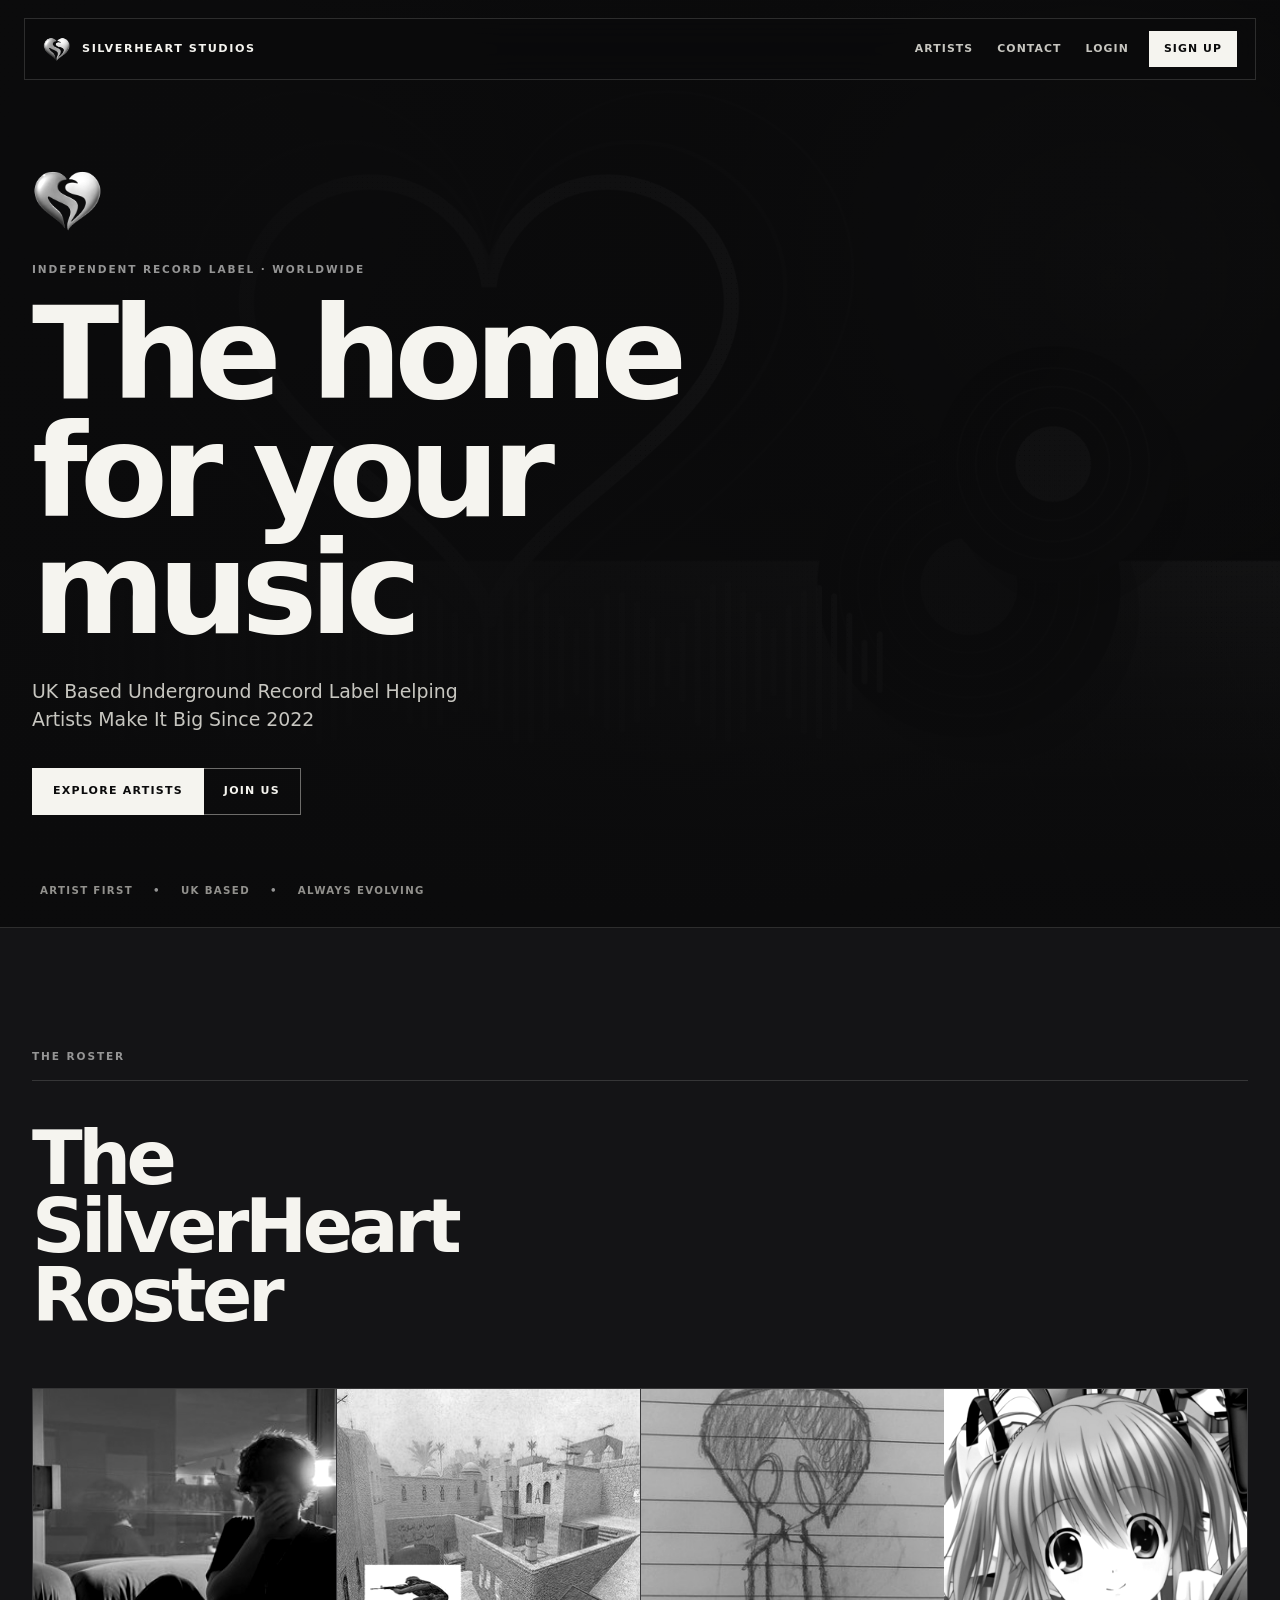
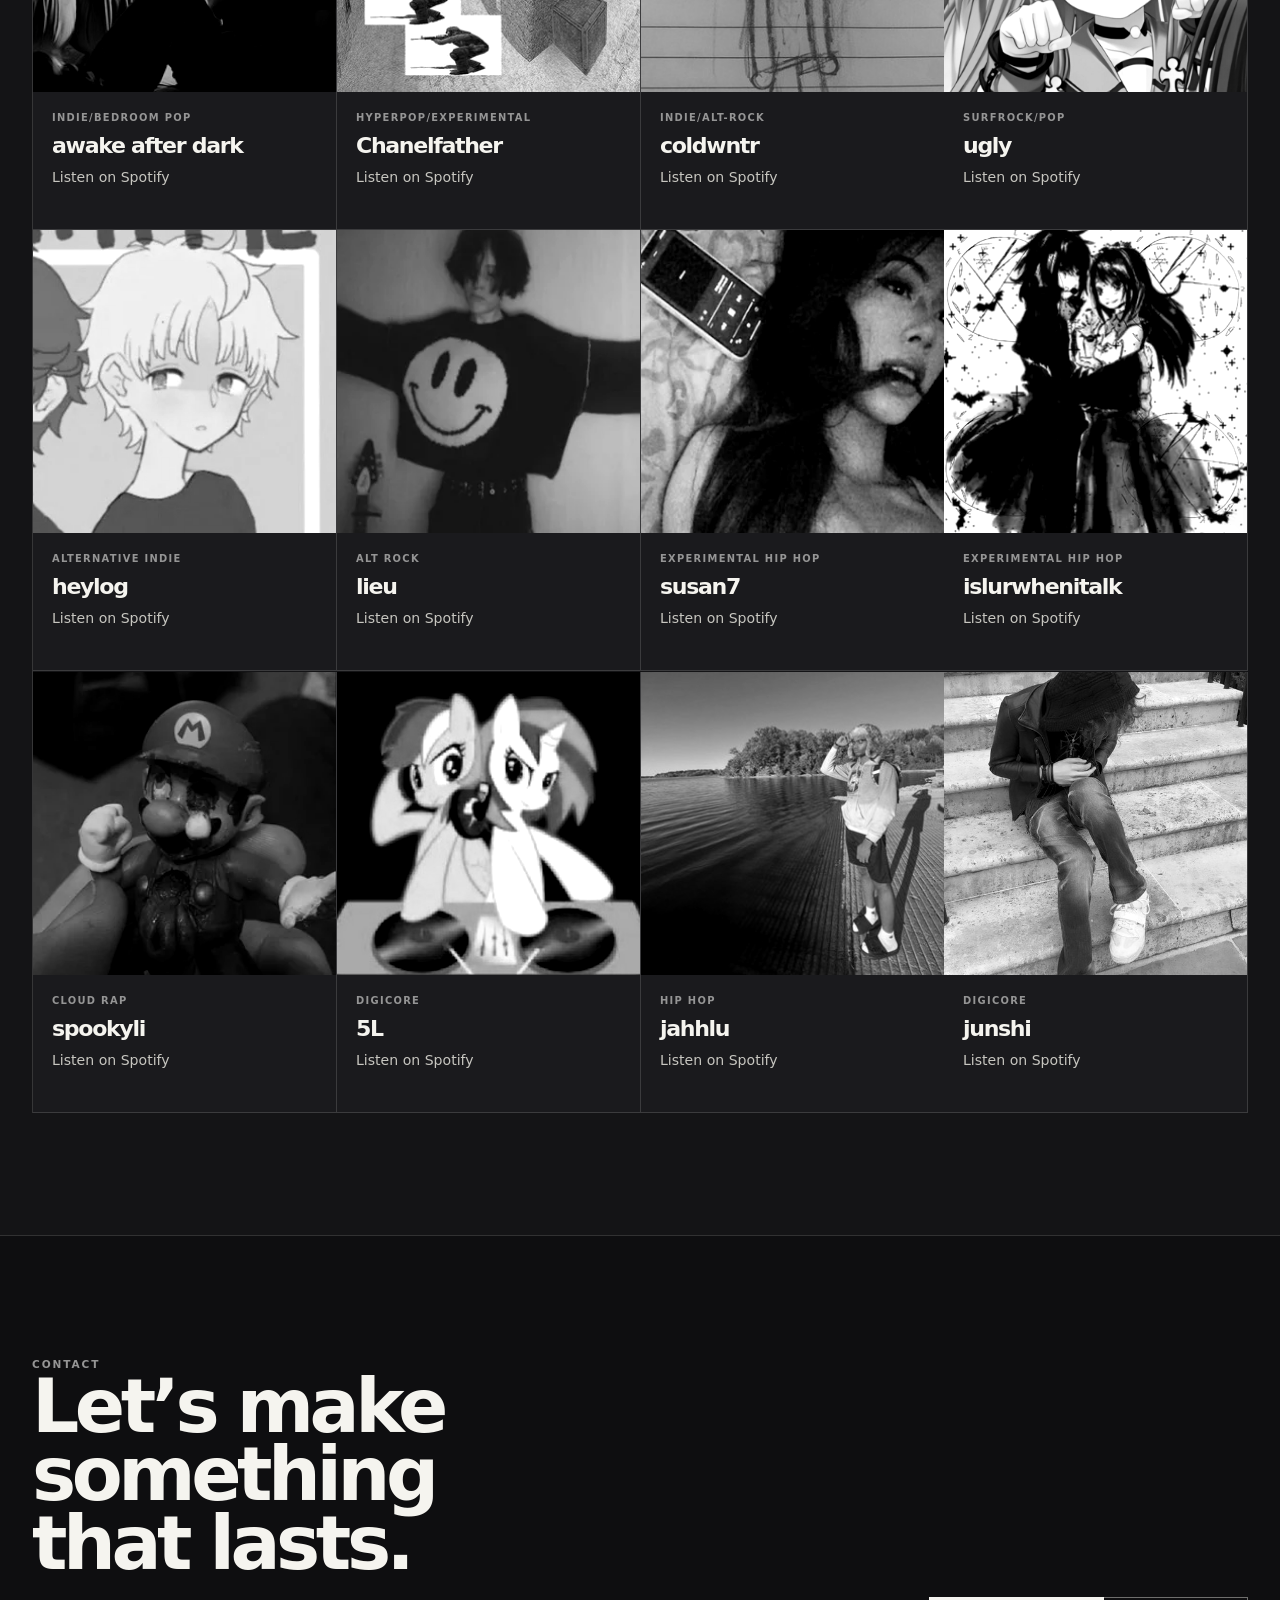
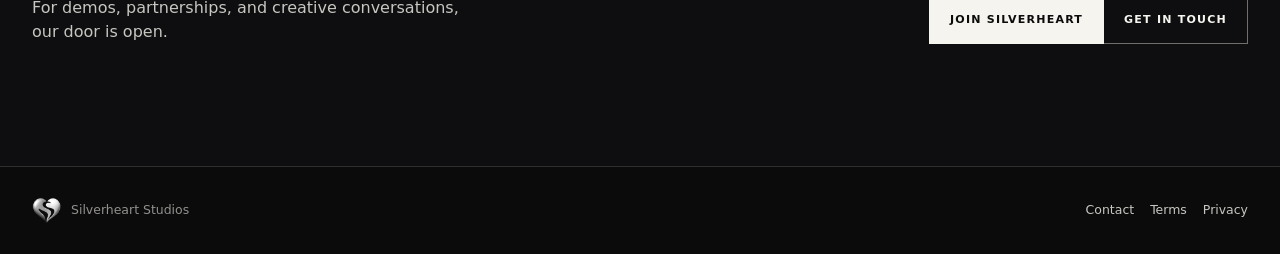
<file: index.html>
<!doctype html>
<html lang="en">
  <head>
    <meta charset="utf-8">
    <meta name="viewport" content="width=device-width, initial-scale=1">
    <title>Silverheart Studios | Home</title>
    <link rel="icon" type="image/x-icon" href="assets/favicon.ico">
    <meta name="description" content="Silverheart Studios is a UK Based record label helping artists around the world make their dreams possible since 2022.">
    <script>document.documentElement.classList.add("js");</script>
    <link rel="stylesheet" href="assets/styles.css">
  </head>
  
  <body>
    <a class="skip-link" href="#main">Skip to content</a>
    <header class="site-header">
      <nav class="nav-shell" aria-label="Primary navigation">
        <a class="brand" href="home/" aria-label="Silverheart Studios home">
          <img class="brand-logo" src="assets/silverheart-logo.png" alt="" aria-hidden="true">
          <span class="brand-name">Silverheart Studios</span>
        </a>
        <button class="nav-toggle" type="button" aria-expanded="false" aria-controls="primary-links">
          <span></span>
          <span></span>
          <span></span>
        </button>
        <div class="nav-links" id="primary-links">
          <a href="#artists">Artists</a>
          <a href="#contact">Contact</a>
          <a href="login/">Login</a>
          <a class="nav-cta" href="signup/">Sign up</a>
        </div>
      </nav>
    </header>

    <main id="main">
      <section class="hero-section">
        <img class="hero-art" src="assets/silverheart-hero.png" alt="Silverheart Studios stage artwork with records, neon heart, and studio lights.">
        <div class="hero-overlay"></div>
        <div class="hero-grid">
          <div class="hero-copy reveal">
            <img class="hero-logo" src="assets/silverheart-logo.png" alt="" aria-hidden="true">
            <p class="hero-kicker">Independent record label · Worldwide</p>
            <h1>The home for your music</h1>
            <p class="hero-lede">
              UK Based Underground Record Label Helping Artists Make It Big Since 2022
            </p>
            <div class="hero-actions">
              <a class="button button-primary" href="#artists">Explore artists</a>
              <a class="button button-secondary" href="signup/">Join us</a>
            </div>
          </div>

        </div>
        <div class="hero-footnote" aria-label="Silverheart Studios values">
          <span>Artist first</span><span>UK Based</span><span>Always evolving</span>
        </div>
      </section>

      <section class="section section-light" id="artists">
        <div class="section-heading reveal">
          <p class="eyebrow">The roster</p>
          <h2>The SilverHeart Roster</h2>
        </div>

        <div class="artist-grid">
          <article class="artist-card reveal">
            <a href="https://open.spotify.com/artist/5l85rSQWNRkpf0xGp185LJ" target="_blank" rel="noopener noreferrer" aria-label="Open awake after dark on Spotify">
              <img src="assets/ab676161000051743a62d0c73de3c72c5a79fbff.jpg" alt="Abstract album artwork for awake after dark.">
            </a>
            <div class="artist-card-body">
              <p class="artist-tag">Indie/Bedroom pop</p>
              <h3>awake after dark</h3>
              <p>Listen on Spotify</p>
            </div>
          </article>

          <article class="artist-card reveal">
            <a href="https://open.spotify.com/artist/7isOCtA0QGV4lrT9faXqBj" target="_blank" rel="noopener noreferrer" aria-label="Open Chanelfather on Spotify">
              <img src="assets/ab67616d00001e024887f6761f60275faf9b6055.jpg" alt="Abstract album artwork for Chanelfather.">
            </a>
            <div class="artist-card-body">
              <p class="artist-tag">Hyperpop/Experimental</p>
              <h3>Chanelfather</h3>
              <p>Listen on Spotify</p>
            </div>
          </article>

          <article class="artist-card reveal">
            <a href="https://open.spotify.com/artist/3bfiueqjDMFBD7sF1Gs4f4" target="_blank" rel="noopener noreferrer" aria-label="Open coldwntr on Spotify">
              <img src="assets/ab676161000051746b8347d748dd4ed4888c412d.jpg" alt="Abstract album artwork for coldwntr.">
            </a>
            <div class="artist-card-body">
              <p class="artist-tag">Indie/Alt-Rock</p>
              <h3>coldwntr</h3>
              <p>Listen on Spotify</p>
            </div>
          </article>

          <article class="artist-card reveal">
            <a href="https://open.spotify.com/artist/5InT7e1FzziwX2NqBl8jEb" target="_blank" rel="noopener noreferrer" aria-label="Open ugly on Spotify">
              <img src="assets/mn4dfdr.png" alt="Abstract album artwork for ugly.">
            </a>
            <div class="artist-card-body">
              <p class="artist-tag">Surfrock/Pop</p>
              <h3>ugly</h3>
              <p>Listen on Spotify</p>
            </div>
          </article>

          <article class="artist-card reveal">
            <a href="https://open.spotify.com/artist/5Jf6pl4SGgueZHZ4pC313c?si=936ba4ca84784b85" target="_blank" rel="noopener noreferrer" aria-label="Open heylog on Spotify">
              <img src="assets/heylog.webp" alt="Silverheart Studios logo for heylog.">
            </a>
            <div class="artist-card-body">
              <p class="artist-tag">Alternative Indie</p>
              <h3>heylog</h3>
              <p>Listen on Spotify</p>
            </div>
          </article>

          <article class="artist-card reveal">
            <a href="https://open.spotify.com/artist/0MliYj4eUtEoxXU56zBOqx?si=78b96ad4b1764214" target="_blank" rel="noopener noreferrer" aria-label="Open lieu on Spotify">
              <img src="assets/lieu.webp" alt="Silverheart Studios logo for lieu.">
            </a>
            <div class="artist-card-body">
              <p class="artist-tag">Alt Rock</p>
              <h3>lieu</h3>
              <p>Listen on Spotify</p>
            </div>
          </article>

          <article class="artist-card reveal">
            <a href="https://open.spotify.com/artist/2zBDIJHqsphHJPht3HQfhA?si=0eed4e1b58e84c0d" target="_blank" rel="noopener noreferrer" aria-label="Open susan7 on Spotify">
              <img src="assets/susan.webp" alt="Silverheart Studios logo for susan7.">
            </a>
            <div class="artist-card-body">
              <p class="artist-tag">Experimental Hip Hop</p>
              <h3>susan7</h3>
              <p>Listen on Spotify</p>
            </div>
          </article>

          <article class="artist-card reveal">
            <a href="https://open.spotify.com/artist/1IhtClz2iM8V7VImTNM6E0?si=5f4c0fc8d4cc40e6" target="_blank" rel="noopener noreferrer" aria-label="Open islurwhenitalk on Spotify">
              <img src="assets/slur.webp" alt="Silverheart Studios logo for islurwhenitalk.">
            </a>
            <div class="artist-card-body">
              <p class="artist-tag">Experimental Hip Hop</p>
              <h3>islurwhenitalk</h3>
              <p>Listen on Spotify</p>
            </div>
          </article>

          <article class="artist-card reveal">
            <a href="https://open.spotify.com/artist/5UHdcGC1EW1P8ekFow7Kaz?si=7ab2a0a0972f40e7" target="_blank" rel="noopener noreferrer" aria-label="Open spookyli on Spotify">
              <img src="assets/spookyli.webp" alt="Silverheart Studios logo for spookyli.">
            </a>
            <div class="artist-card-body">
              <p class="artist-tag">Cloud Rap</p>
              <h3>spookyli</h3>
              <p>Listen on Spotify</p>
            </div>
          </article>

          <article class="artist-card reveal">
            <a href="https://open.spotify.com/artist/6BjL5fEswNzVzwx9wddLxi?si=983c26fe588047f8" target="_blank" rel="noopener noreferrer" aria-label="Open 5L on Spotify">
              <img src="assets/5l.jpg" alt="Silverheart Studios logo for 5L.">
            </a>
            <div class="artist-card-body">
              <p class="artist-tag">Digicore</p>
              <h3>5L</h3>
              <p>Listen on Spotify</p>
            </div>
          </article>

          <article class="artist-card reveal">
            <a href="https://open.spotify.com/artist/1tJMWhiAkVXu3t60d1uIxU?si=05688f6ddddb4033" target="_blank" rel="noopener noreferrer" aria-label="Open jahhlu on Spotify">
              <img src="assets/jahhlu.jpg" alt="Silverheart Studios logo for jahhlu.">
            </a>
            <div class="artist-card-body">
              <p class="artist-tag">Hip Hop</p>
              <h3>jahhlu</h3>
              <p>Listen on Spotify</p>
            </div>
          </article>

          <article class="artist-card reveal">
            <a href="https://open.spotify.com/artist/3aydUXc6rz0kbPzdtTNhEp?si=48e96c07c89d4f80" target="_blank" rel="noopener noreferrer" aria-label="Open junshi on Spotify">
              <img src="assets/junshi.jpg" alt="Silverheart Studios logo for junshi.">
            </a>
            <div class="artist-card-body">
              <p class="artist-tag">Digicore</p>
              <h3>junshi</h3>
              <p>Listen on Spotify</p>
            </div>
          </article>
        </div>
      </section>

      <section class="section section-light contact-band" id="contact">
        <div class="contact-copy reveal">
          <p class="eyebrow">Contact</p>
          <h2>Let’s make something that lasts.</h2>
          <p>For demos, partnerships, and creative conversations, our door is open.</p>
        </div>
        <div class="contact-actions reveal">
          <a class="button button-primary" href="signup/">Join Silverheart</a>
          <a class="button button-dark" href="mailto:contact@silverheart.cc">Get in touch</a>
        </div>
      </section>
    </main>

    <footer class="site-footer">
      <div class="footer-brand">
        <img class="footer-logo" src="assets/silverheart-logo.png" alt="" aria-hidden="true">
        <p>Silverheart Studios</p>
      </div>
      <div class="footer-links">
        <a href="mailto:contact@silverheart.cc">Contact</a>
        <a href="terms/">Terms</a>
        <a href="privacy/">Privacy</a>
      </div>
    </footer>

    <script src="assets/app.js"></script>
  </body>
</html>
</file>
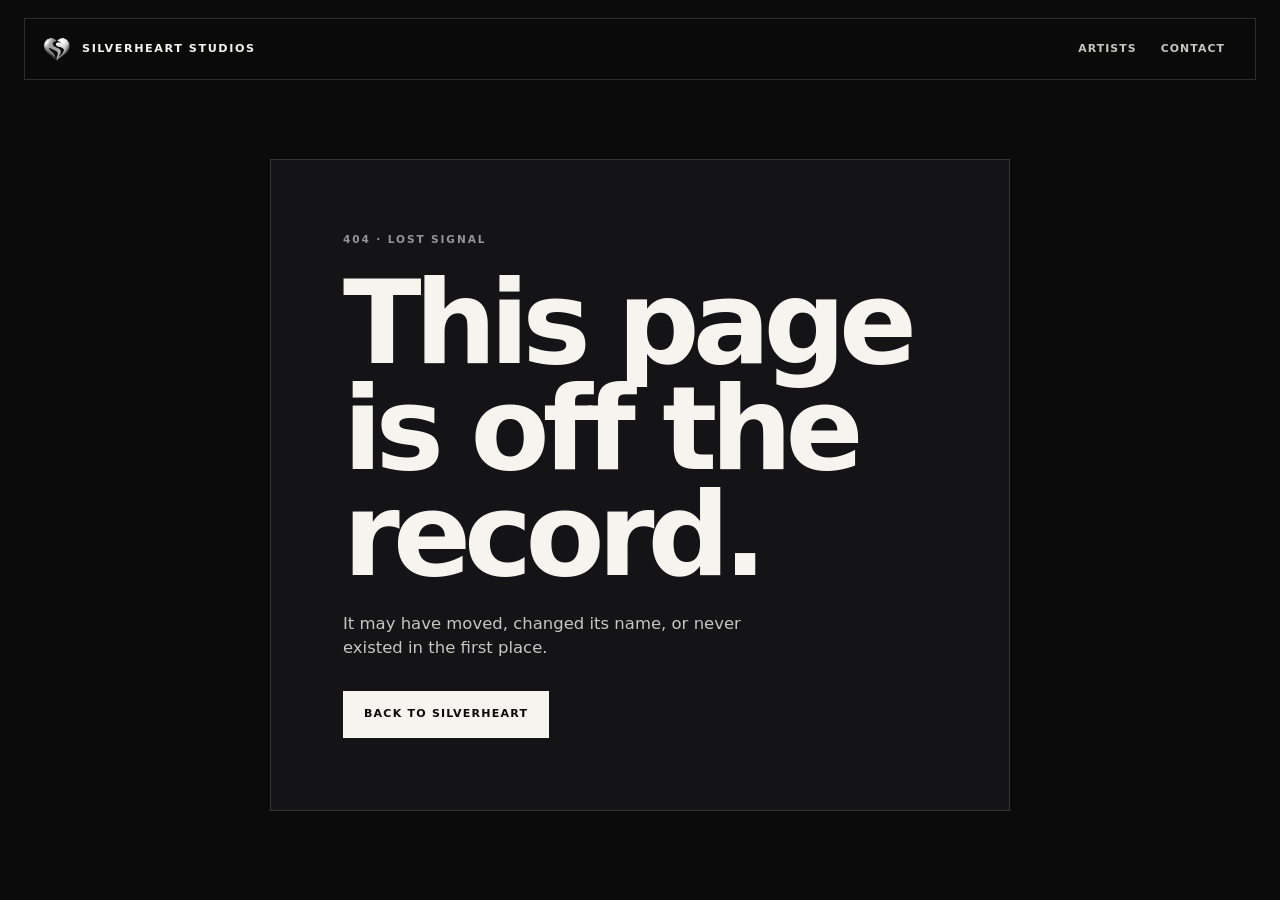
<file: 404/index.html>
<!doctype html>
<html lang="en">
<head>
  <meta charset="utf-8">
  <meta name="viewport" content="width=device-width, initial-scale=1">
  <title>Page Not Found | Silverheart Studios</title>
  <meta name="description" content="The requested Silverheart Studios page could not be found.">
  <meta name="robots" content="noindex">
  <meta property="og:type" content="website">
  <meta property="og:site_name" content="Silverheart Studios">
  <meta property="og:title" content="Page Not Found | Silverheart Studios">
  <meta property="og:description" content="The requested Silverheart Studios page could not be found.">
  <meta property="og:image" content="https://silverheart.cc/assets/silverheart-hero.png">
  <meta property="og:image:alt" content="Silverheart Studios visual artwork">
  <meta name="twitter:card" content="summary_large_image">
  <meta name="twitter:title" content="Page Not Found | Silverheart Studios">
  <meta name="twitter:description" content="The requested Silverheart Studios page could not be found.">
  <meta name="twitter:image" content="https://silverheart.cc/assets/silverheart-hero.png">
  <link rel="icon" type="image/x-icon" href="../assets/favicon.ico">
  <script>document.documentElement.classList.add("js");</script>
  <link rel="stylesheet" href="../assets/styles.css">
</head>
<body class="not-found-page">
  <a class="skip-link" href="#main">Skip to content</a>
  <header class="site-header">
    <nav class="nav-shell" aria-label="Primary navigation">
      <a class="brand" href="../home/" aria-label="Silverheart Studios home">
        <img class="brand-logo" src="../assets/silverheart-logo.png" alt="" aria-hidden="true">
        <span class="brand-name">Silverheart Studios</span>
      </a>
      <div class="nav-links legal-nav"><a href="../home/#artists">Artists</a><a href="../home/#contact">Contact</a></div>
    </nav>
  </header>
  <main id="main" class="not-found-shell">
    <section class="not-found-card reveal" aria-labelledby="not-found-title">
      <p class="eyebrow">404 · Lost signal</p>
      <h1 id="not-found-title">This page is off the record.</h1>
      <p>It may have moved, changed its name, or never existed in the first place.</p>
      <a class="button button-primary" href="../home/">Back to Silverheart</a>
    </section>
  </main>
  <script src="../assets/app.js"></script>
</body>
</html>
</file>
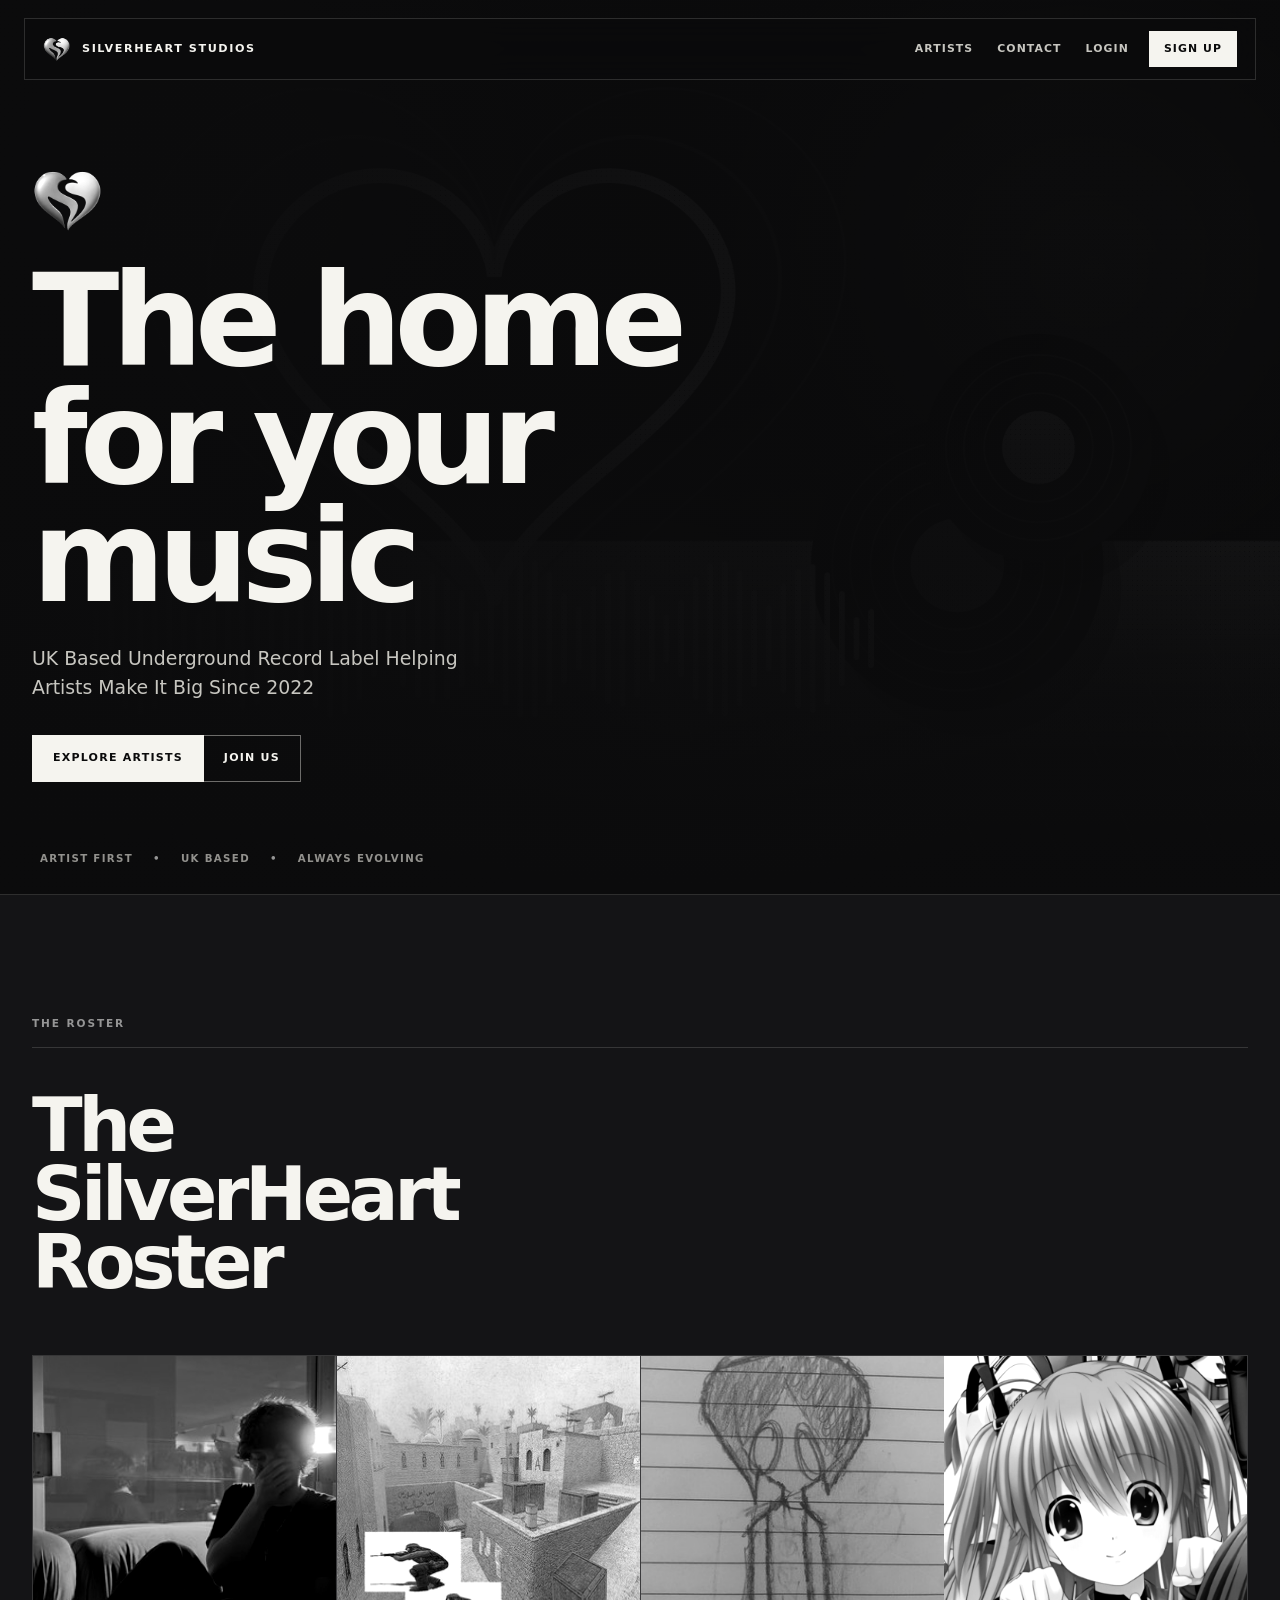
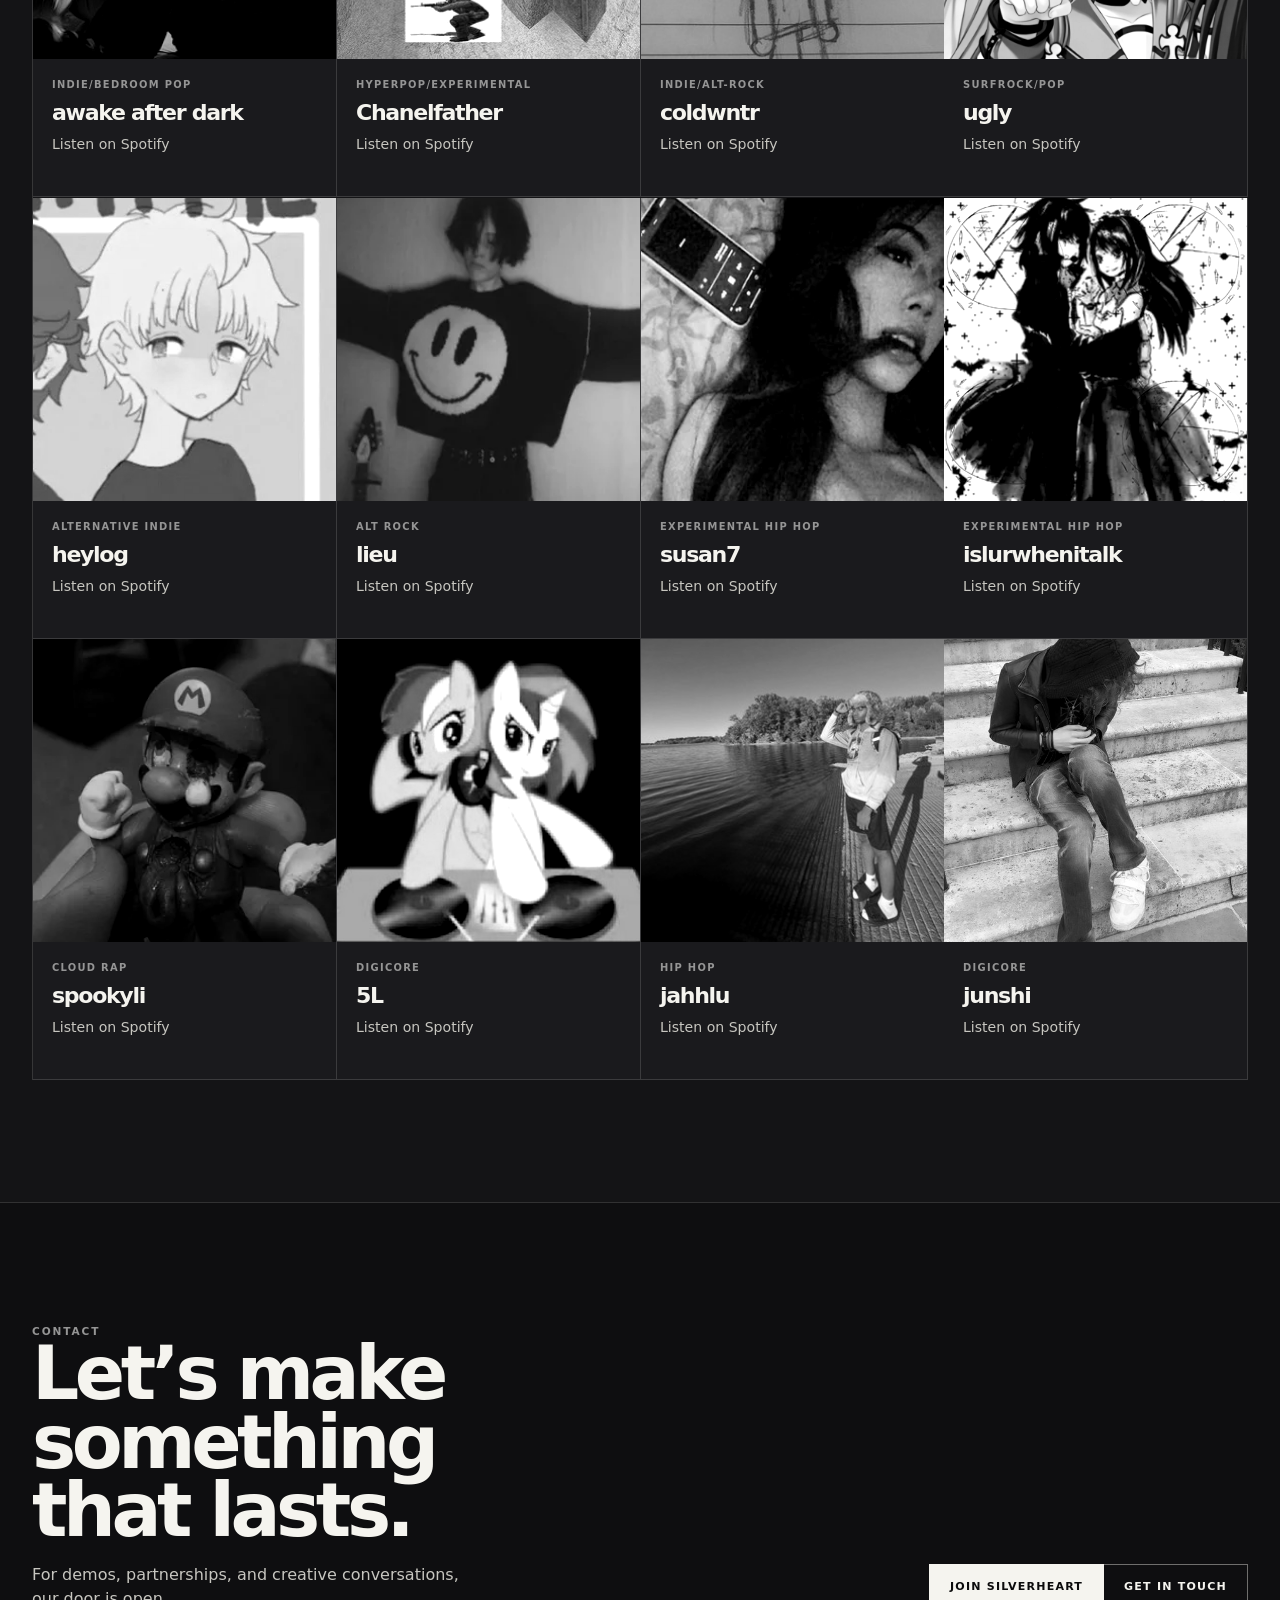
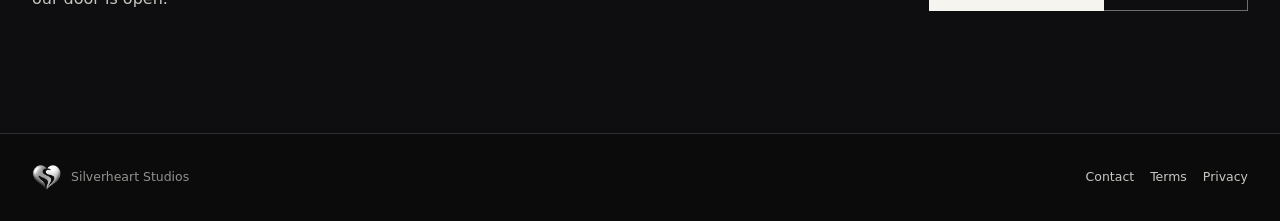
<file: home/index.html>
<!doctype html>
<html lang="en">
  <head>
    <meta charset="utf-8">
    <meta name="viewport" content="width=device-width, initial-scale=1">
    <title>Silverheart Studios | Home</title>
    <link rel="icon" type="image/x-icon" href="/assets/favicon.ico">
    <meta name="description" content="Silverheart Studios is a UK Based record label helping artists around the world make their dreams possible since 2022.">
    <link rel="canonical" href="https://silverheart.cc/home/">
    <meta property="og:type" content="website">
    <meta property="og:site_name" content="Silverheart Studios">
    <meta property="og:title" content="Silverheart Studios">
    <meta property="og:description" content="A UK-based record label helping artists around the world make their dreams possible since 2022.">
    <meta property="og:url" content="https://silverheart.cc/home/">
    <meta property="og:image" content="https://silverheart.cc/assets/silverheart-hero.png">
    <meta property="og:image:width" content="1800">
    <meta property="og:image:height" content="1100">
    <meta property="og:image:alt" content="Silverheart Studios visual artwork">
    <meta name="twitter:card" content="summary_large_image">
    <meta name="twitter:title" content="Silverheart Studios">
    <meta name="twitter:description" content="A UK-based record label helping artists around the world make their dreams possible since 2022.">
    <meta name="twitter:image" content="https://silverheart.cc/assets/silverheart-hero.png">
    <script>document.documentElement.classList.add("js");</script>
    <link rel="stylesheet" href="../assets/styles.css">
  </head>
  
  <body>
    <a class="skip-link" href="#main">Skip to content</a>
    <header class="site-header">
      <nav class="nav-shell" aria-label="Primary navigation">
        <a class="brand" href="../home/" aria-label="Silverheart Studios home">
          <img class="brand-logo" src="/assets/silverheart-logo.png" alt="" aria-hidden="true">
          <span class="brand-name">Silverheart Studios</span>
        </a>
        <button class="nav-toggle" type="button" aria-expanded="false" aria-controls="primary-links">
          <span></span>
          <span></span>
          <span></span>
        </button>
        <div class="nav-links" id="primary-links">
          <a href="#artists">Artists</a>
          <a href="#contact">Contact</a>
          <a href="../login/">Login</a>
          <a class="nav-cta" href="../signup/">Sign up</a>
        </div>
      </nav>
    </header>

    <main id="main">
      <section class="hero-section">
        <img class="hero-art" src="/assets/silverheart-hero.png" alt="Silverheart Studios stage artwork with records, neon heart, and studio lights.">
        <div class="hero-overlay"></div>
        <div class="hero-grid">
          <div class="hero-copy reveal">
            <img class="hero-logo" src="/assets/silverheart-logo.png" alt="" aria-hidden="true">
            <h1>The home for your music</h1>
            <p class="hero-lede">
              UK Based Underground Record Label Helping Artists Make It Big Since 2022
            </p>
            <div class="hero-actions">
              <a class="button button-primary" href="#artists">Explore artists</a>
              <a class="button button-secondary" href="../signup/">Join us</a>
            </div>
          </div>

        </div>
        <div class="hero-footnote" aria-label="Silverheart Studios values">
          <span>Artist first</span><span>UK Based</span><span>Always evolving</span>
        </div>
      </section>

      <section class="section section-light" id="artists">
        <div class="section-heading reveal">
          <p class="eyebrow">The roster</p>
          <h2>The SilverHeart Roster</h2>
        </div>

        <div class="artist-grid">
          <article class="artist-card reveal">
            <a href="https://open.spotify.com/artist/5l85rSQWNRkpf0xGp185LJ" target="_blank" rel="noopener noreferrer" aria-label="Open awake after dark on Spotify">
              <img src="/assets/ab676161000051743a62d0c73de3c72c5a79fbff.jpg" alt="Abstract album artwork for awake after dark.">
            </a>
            <div class="artist-card-body">
              <p class="artist-tag">Indie/Bedroom pop</p>
              <h3>awake after dark</h3>
              <p>Listen on Spotify</p>
            </div>
          </article>

          <article class="artist-card reveal">
            <a href="https://open.spotify.com/artist/7isOCtA0QGV4lrT9faXqBj" target="_blank" rel="noopener noreferrer" aria-label="Open Chanelfather on Spotify">
              <img src="/assets/ab67616d00001e024887f6761f60275faf9b6055.jpg" alt="Abstract album artwork for Chanelfather.">
            </a>
            <div class="artist-card-body">
              <p class="artist-tag">Hyperpop/Experimental</p>
              <h3>Chanelfather</h3>
              <p>Listen on Spotify</p>
            </div>
          </article>

          <article class="artist-card reveal">
            <a href="https://open.spotify.com/artist/3bfiueqjDMFBD7sF1Gs4f4" target="_blank" rel="noopener noreferrer" aria-label="Open coldwntr on Spotify">
              <img src="/assets/ab676161000051746b8347d748dd4ed4888c412d.jpg" alt="Abstract album artwork for coldwntr.">
            </a>
            <div class="artist-card-body">
              <p class="artist-tag">Indie/Alt-Rock</p>
              <h3>coldwntr</h3>
              <p>Listen on Spotify</p>
            </div>
          </article>

          <article class="artist-card reveal">
            <a href="https://open.spotify.com/artist/5InT7e1FzziwX2NqBl8jEb" target="_blank" rel="noopener noreferrer" aria-label="Open ugly on Spotify">
              <img src="/assets/mn4dfdr.png" alt="Abstract album artwork for ugly.">
            </a>
            <div class="artist-card-body">
              <p class="artist-tag">Surfrock/Pop</p>
              <h3>ugly</h3>
              <p>Listen on Spotify</p>
            </div>
          </article>

          <article class="artist-card reveal">
            <a href="https://open.spotify.com/artist/5Jf6pl4SGgueZHZ4pC313c?si=936ba4ca84784b85" target="_blank" rel="noopener noreferrer" aria-label="Open heylog on Spotify">
              <img src="/assets/heylog.webp" alt="Silverheart Studios logo for heylog.">
            </a>
            <div class="artist-card-body">
              <p class="artist-tag">Alternative Indie</p>
              <h3>heylog</h3>
              <p>Listen on Spotify</p>
            </div>
          </article>

          <article class="artist-card reveal">
            <a href="https://open.spotify.com/artist/0MliYj4eUtEoxXU56zBOqx?si=78b96ad4b1764214" target="_blank" rel="noopener noreferrer" aria-label="Open lieu on Spotify">
              <img src="/assets/lieu.webp" alt="Silverheart Studios logo for lieu.">
            </a>
            <div class="artist-card-body">
              <p class="artist-tag">Alt Rock</p>
              <h3>lieu</h3>
              <p>Listen on Spotify</p>
            </div>
          </article>

          <article class="artist-card reveal">
            <a href="https://open.spotify.com/artist/2zBDIJHqsphHJPht3HQfhA?si=0eed4e1b58e84c0d" target="_blank" rel="noopener noreferrer" aria-label="Open susan7 on Spotify">
              <img src="/assets/susan.webp" alt="Silverheart Studios logo for susan7.">
            </a>
            <div class="artist-card-body">
              <p class="artist-tag">Experimental Hip Hop</p>
              <h3>susan7</h3>
              <p>Listen on Spotify</p>
            </div>
          </article>

          <article class="artist-card reveal">
            <a href="https://open.spotify.com/artist/1IhtClz2iM8V7VImTNM6E0?si=5f4c0fc8d4cc40e6" target="_blank" rel="noopener noreferrer" aria-label="Open islurwhenitalk on Spotify">
              <img src="/assets/slur.webp" alt="Silverheart Studios logo for islurwhenitalk.">
            </a>
            <div class="artist-card-body">
              <p class="artist-tag">Experimental Hip Hop</p>
              <h3>islurwhenitalk</h3>
              <p>Listen on Spotify</p>
            </div>
          </article>

          <article class="artist-card reveal">
            <a href="https://open.spotify.com/artist/5UHdcGC1EW1P8ekFow7Kaz?si=7ab2a0a0972f40e7" target="_blank" rel="noopener noreferrer" aria-label="Open spookyli on Spotify">
              <img src="/assets/spookyli.webp" alt="Silverheart Studios logo for spookyli.">
            </a>
            <div class="artist-card-body">
              <p class="artist-tag">Cloud Rap</p>
              <h3>spookyli</h3>
              <p>Listen on Spotify</p>
            </div>
          </article>

          <article class="artist-card reveal">
            <a href="https://open.spotify.com/artist/6BjL5fEswNzVzwx9wddLxi?si=983c26fe588047f8" target="_blank" rel="noopener noreferrer" aria-label="Open 5L on Spotify">
              <img src="/assets/5l.jpg" alt="Silverheart Studios logo for 5L.">
            </a>
            <div class="artist-card-body">
              <p class="artist-tag">Digicore</p>
              <h3>5L</h3>
              <p>Listen on Spotify</p>
            </div>
          </article>

          <article class="artist-card reveal">
            <a href="https://open.spotify.com/artist/1tJMWhiAkVXu3t60d1uIxU?si=05688f6ddddb4033" target="_blank" rel="noopener noreferrer" aria-label="Open jahhlu on Spotify">
              <img src="/assets/jahhlu.jpg" alt="Silverheart Studios logo for jahhlu.">
            </a>
            <div class="artist-card-body">
              <p class="artist-tag">Hip Hop</p>
              <h3>jahhlu</h3>
              <p>Listen on Spotify</p>
            </div>
          </article>

          <article class="artist-card reveal">
            <a href="https://open.spotify.com/artist/3aydUXc6rz0kbPzdtTNhEp?si=48e96c07c89d4f80" target="_blank" rel="noopener noreferrer" aria-label="Open junshi on Spotify">
              <img src="/assets/junshi.jpg" alt="Silverheart Studios logo for junshi.">
            </a>
            <div class="artist-card-body">
              <p class="artist-tag">Digicore</p>
              <h3>junshi</h3>
              <p>Listen on Spotify</p>
            </div>
          </article>
        </div>
      </section>

      <section class="section section-light contact-band" id="contact">
        <div class="contact-copy reveal">
          <p class="eyebrow">Contact</p>
          <h2>Let’s make something that lasts.</h2>
          <p>For demos, partnerships, and creative conversations, our door is open.</p>
        </div>
        <div class="contact-actions reveal">
          <a class="button button-primary" href="../signup/">Join Silverheart</a>
          <a class="button button-dark" href="mailto:contact@silverheart.cc">Get in touch</a>
        </div>
      </section>
    </main>

    <footer class="site-footer">
      <div class="footer-brand">
        <img class="footer-logo" src="/assets/silverheart-logo.png" alt="" aria-hidden="true">
        <p>Silverheart Studios</p>
      </div>
      <div class="footer-links">
        <a href="mailto:contact@silverheart.cc">Contact</a>
        <a href="../terms/">Terms</a>
        <a href="../privacy/">Privacy</a>
      </div>
    </footer>

    <script src="/assets/app.js"></script>
  </body>
</html>
</file>
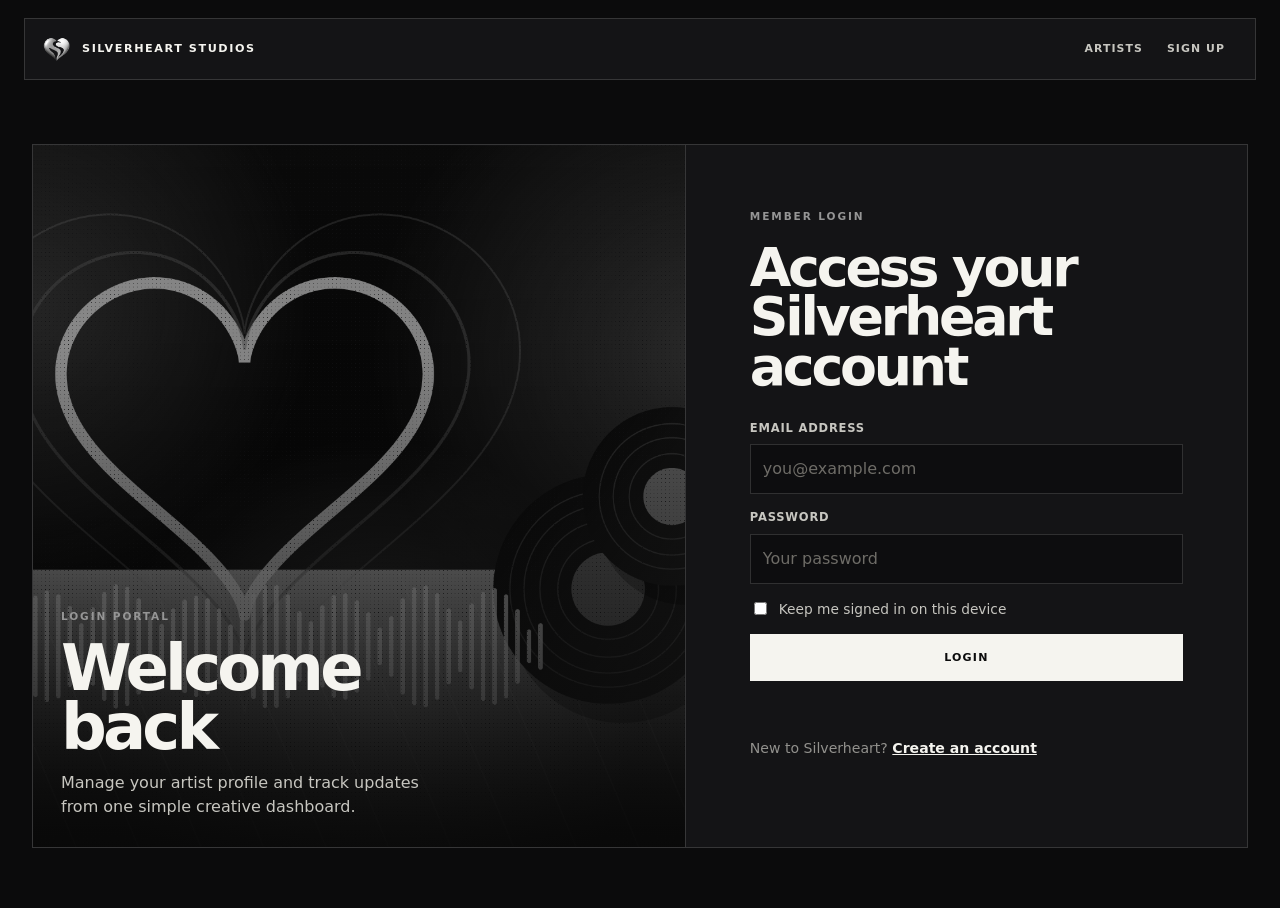
<file: login/index.html>
<!doctype html>
<html lang="en">
  <head>
    <meta charset="utf-8">
    <meta name="viewport" content="width=device-width, initial-scale=1">
    <title>Login | Silverheart Studios</title>
   <link rel="icon" type="image/x-icon" href="/assets/favicon.ico">

    <meta name="description" content="Login page for the Silverheart Studios artist and collaborator portal.">
    <link rel="canonical" href="https://silverheart.cc/login/">
    <meta property="og:type" content="website">
    <meta property="og:site_name" content="Silverheart Studios">
    <meta property="og:title" content="Login | Silverheart Studios">
    <meta property="og:description" content="Login page for the Silverheart Studios artist and collaborator portal.">
    <meta property="og:url" content="https://silverheart.cc/login/">
    <meta property="og:image" content="https://silverheart.cc/assets/silverheart-hero.png">
    <meta property="og:image:alt" content="Silverheart Studios visual artwork">
    <meta name="twitter:card" content="summary_large_image">
    <meta name="twitter:title" content="Login | Silverheart Studios">
    <meta name="twitter:description" content="Login page for the Silverheart Studios artist and collaborator portal.">
    <meta name="twitter:image" content="https://silverheart.cc/assets/silverheart-hero.png">
    <script>document.documentElement.classList.add("js");</script>
    <link rel="stylesheet" href="../assets/styles.css">
  </head>
  <body class="auth-page">
    <a class="skip-link" href="#main">Skip to content</a>
    <header class="site-header site-header-solid">
      <nav class="nav-shell" aria-label="Primary navigation">
        <a class="brand" href="../home/" aria-label="Silverheart Studios home">
          <img class="brand-logo" src="/assets/silverheart-logo.png" alt="" aria-hidden="true">
          <span class="brand-name">Silverheart Studios</span>
        </a>
        <button class="nav-toggle" type="button" aria-expanded="false" aria-controls="primary-links">
          <span></span>
          <span></span>
          <span></span>
        </button>
        <div class="nav-links" id="primary-links">
          <a href="../home/#artists">Artists</a>
          <a href="../signup/">Sign up</a>
        </div>
      </nav>
    </header>

    <main id="main" class="auth-shell">
      <section class="auth-visual reveal" aria-label="Silverheart portal artwork">
        <img src="/assets/silverheart-hero.png" alt="Silverheart Studios visual artwork.">
        <div class="auth-visual-copy">
          <p class="eyebrow">Login portal</p>
          <h1>Welcome back</h1>
          <p>Manage your artist profile and track updates from one simple creative dashboard.</p>
        </div>
      </section>

      <section class="auth-card reveal" aria-labelledby="login-title">
        <p class="eyebrow">Member login</p>
        <h2 id="login-title">Access your Silverheart account</h2>
        <form class="stacked-form" data-form="login">
          <div class="field">
            <label for="login-email">Email address</label>
            <input id="login-email" name="email" type="email" autocomplete="email" placeholder="you@example.com" required>
          </div>
          <div class="field">
            <label for="login-password">Password</label>
            <input id="login-password" name="password" type="password" autocomplete="current-password" placeholder="Your password" required minlength="6">
          </div>
          <label class="check-row">
            <input type="checkbox" name="remember">
            <span>Keep me signed in on this device</span>
          </label>
          <button class="button button-primary full-button" type="submit">Login</button>
          <div class="form-message" role="status" aria-live="polite"></div>
        </form>
        <p class="auth-switch">New to Silverheart? <a href="../signup/">Create an account</a></p>
      </section>
    </main>

    <script src="/assets/app.js"></script>
  </body>
</html>
</file>
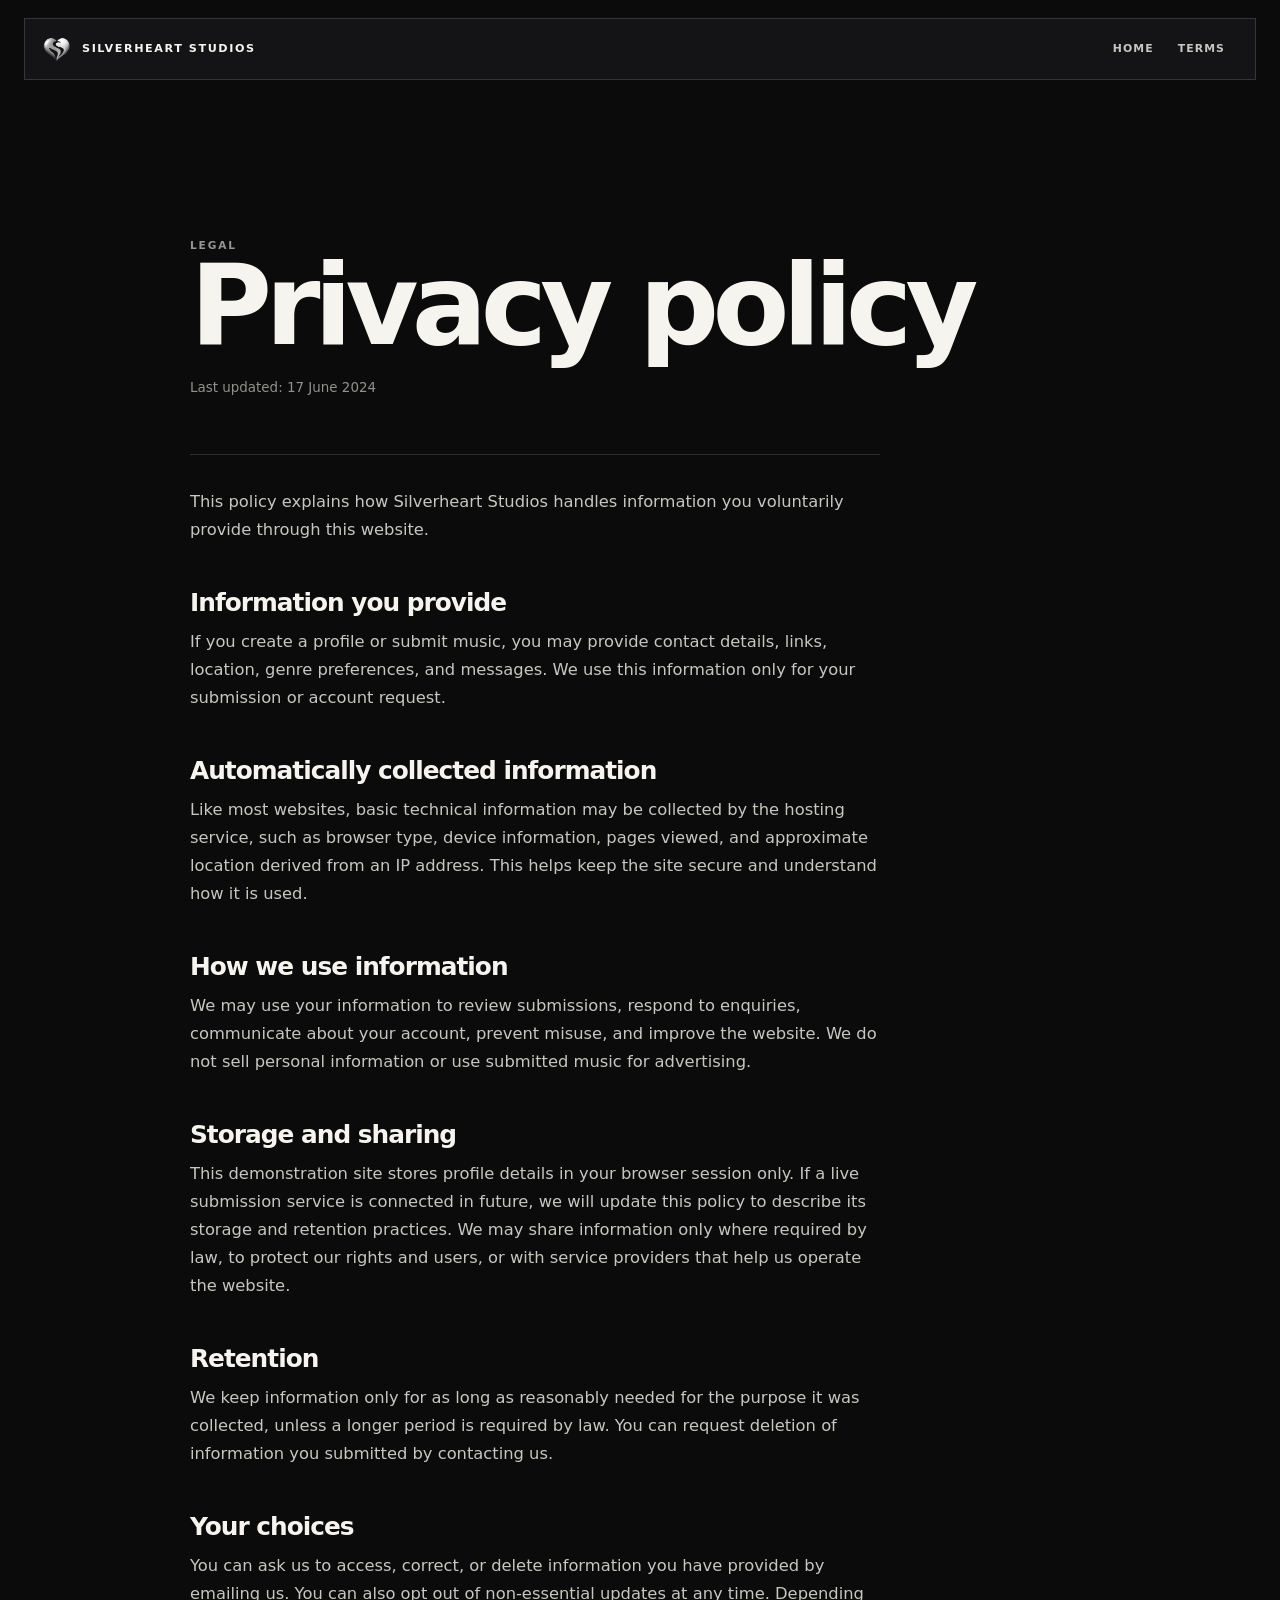
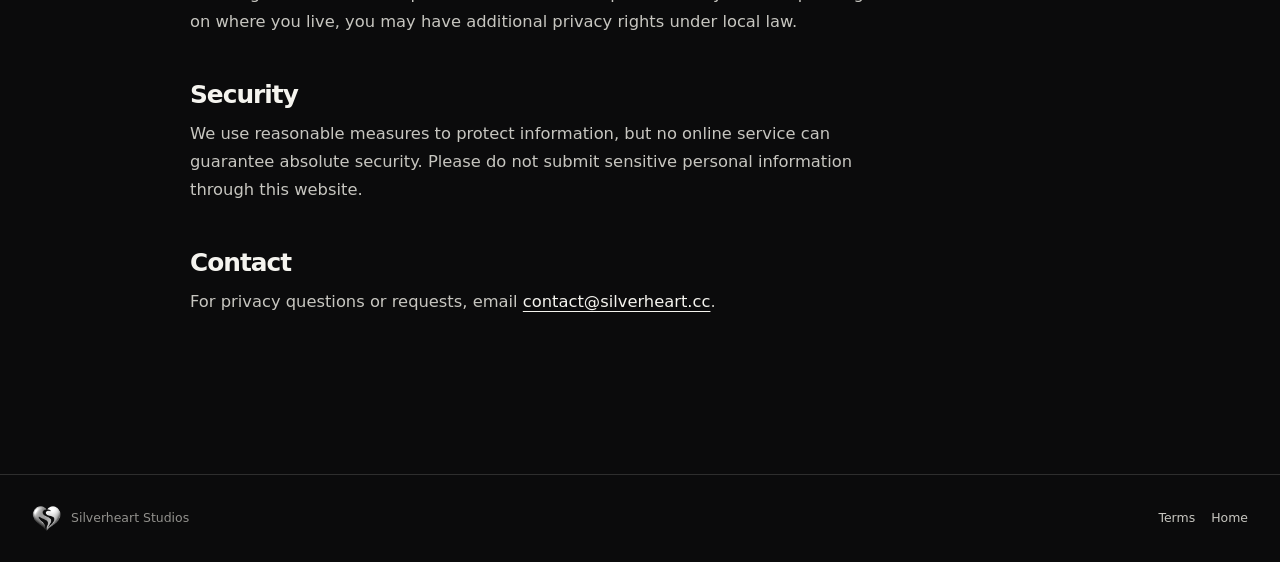
<file: privacy/index.html>
<!doctype html>
<html lang="en">
<head>
  <meta charset="utf-8"><meta name="viewport" content="width=device-width, initial-scale=1">
  <title>Privacy Policy | Silverheart Studios</title><meta name="description" content="Privacy policy for Silverheart Studios.">
  <link rel="canonical" href="https://silverheart.cc/privacy/">
  <meta property="og:type" content="website"><meta property="og:site_name" content="Silverheart Studios">
  <meta property="og:title" content="Privacy Policy | Silverheart Studios"><meta property="og:description" content="Privacy policy for Silverheart Studios.">
  <meta property="og:url" content="https://silverheart.cc/privacy/"><meta property="og:image" content="https://silverheart.cc/assets/silverheart-hero.png"><meta property="og:image:alt" content="Silverheart Studios visual artwork">
  <meta name="twitter:card" content="summary_large_image"><meta name="twitter:title" content="Privacy Policy | Silverheart Studios"><meta name="twitter:description" content="Privacy policy for Silverheart Studios."><meta name="twitter:image" content="https://silverheart.cc/assets/silverheart-hero.png">
  <link rel="icon" type="image/x-icon" href="/assets/favicon.ico"><link rel="stylesheet" href="../assets/styles.css">
</head>
<body class="legal-page">
  <header class="site-header site-header-solid"><nav class="nav-shell" aria-label="Primary navigation">
    <a class="brand" href="../home/" aria-label="Silverheart Studios home"><img class="brand-logo" src="/assets/silverheart-logo.png" alt=""><span class="brand-name">Silverheart Studios</span></a>
    <div class="nav-links legal-nav"><a href="../home/">Home</a><a href="../terms/">Terms</a></div>
  </nav></header>
  <main class="legal-shell">
    <p class="eyebrow">Legal</p><h1>Privacy policy</h1><p class="legal-date">Last updated: 17 June 2024</p>
    <div class="legal-copy">
      <p>This policy explains how Silverheart Studios handles information you voluntarily provide through this website.</p>
      <h2>Information you provide</h2><p>If you create a profile or submit music, you may provide contact details, links, location, genre preferences, and messages. We use this information only for your submission or account request.</p>
      <h2>Automatically collected information</h2><p>Like most websites, basic technical information may be collected by the hosting service, such as browser type, device information, pages viewed, and approximate location derived from an IP address. This helps keep the site secure and understand how it is used.</p>
      <h2>How we use information</h2><p>We may use your information to review submissions, respond to enquiries, communicate about your account, prevent misuse, and improve the website. We do not sell personal information or use submitted music for advertising.</p>
      <h2>Storage and sharing</h2><p>This demonstration site stores profile details in your browser session only. If a live submission service is connected in future, we will update this policy to describe its storage and retention practices. We may share information only where required by law, to protect our rights and users, or with service providers that help us operate the website.</p>
      <h2>Retention</h2><p>We keep information only for as long as reasonably needed for the purpose it was collected, unless a longer period is required by law. You can request deletion of information you submitted by contacting us.</p>
      <h2>Your choices</h2><p>You can ask us to access, correct, or delete information you have provided by emailing us. You can also opt out of non-essential updates at any time. Depending on where you live, you may have additional privacy rights under local law.</p>
      <h2>Security</h2><p>We use reasonable measures to protect information, but no online service can guarantee absolute security. Please do not submit sensitive personal information through this website.</p>
      <h2>Contact</h2><p>For privacy questions or requests, email <a href="mailto:contact@silverheart.cc">contact@silverheart.cc</a>.</p>
    </div>
  </main>
  <footer class="site-footer"><div class="footer-brand"><img class="footer-logo" src="/assets/silverheart-logo.png" alt=""><p>Silverheart Studios</p></div><div class="footer-links"><a href="../terms/">Terms</a><a href="../home/">Home</a></div></footer>
</body>
</html>
</file>
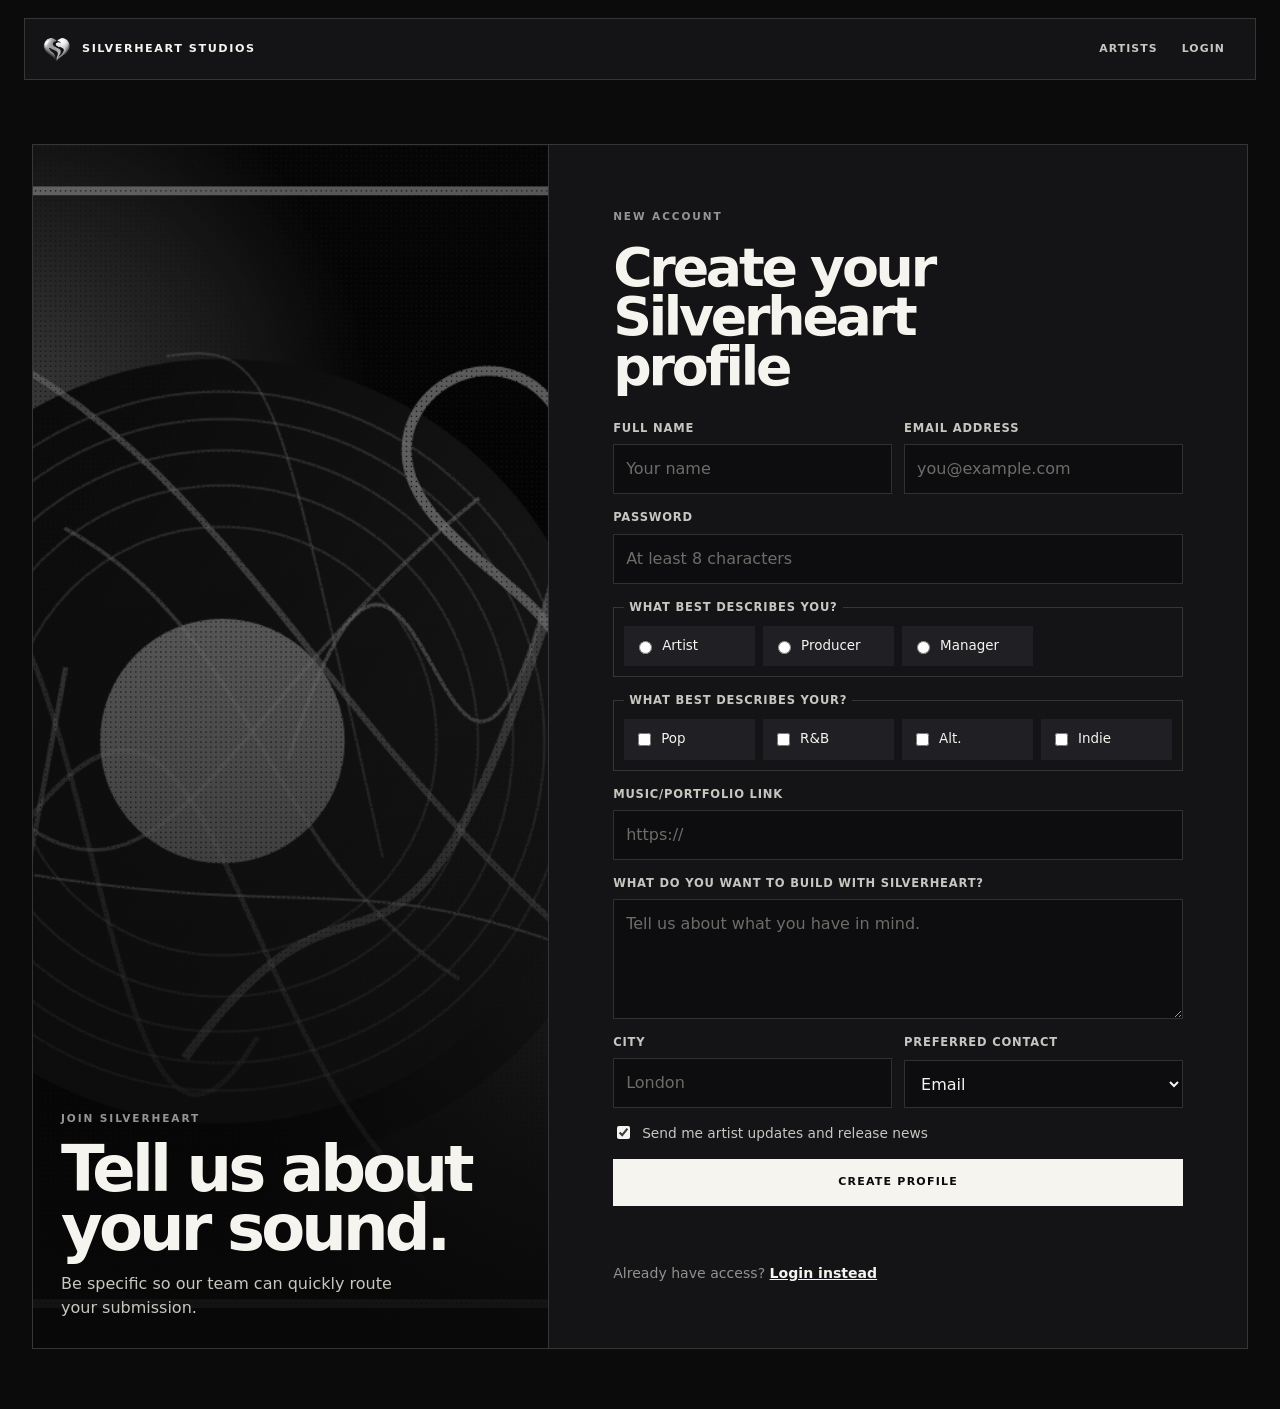
<file: signup/index.html>
<!doctype html>
<html lang="en">
  <head>
    <meta charset="utf-8">
    <meta name="viewport" content="width=device-width, initial-scale=1">
    <title>Sign Up | Silverheart Studios</title>
        <link rel="icon" type="image/x-icon" href="/assets/favicon.ico">

    <meta name="description" content="Sign up for the Silverheart Studios portal and tell the label what you are building.">
    <link rel="canonical" href="https://silverheart.cc/signup/">
    <meta property="og:type" content="website">
    <meta property="og:site_name" content="Silverheart Studios">
    <meta property="og:title" content="Sign Up | Silverheart Studios">
    <meta property="og:description" content="Sign up for the Silverheart Studios portal and tell the label what you are building.">
    <meta property="og:url" content="https://silverheart.cc/signup/">
    <meta property="og:image" content="https://silverheart.cc/assets/silverheart-hero.png">
    <meta property="og:image:alt" content="Silverheart Studios visual artwork">
    <meta name="twitter:card" content="summary_large_image">
    <meta name="twitter:title" content="Sign Up | Silverheart Studios">
    <meta name="twitter:description" content="Sign up for the Silverheart Studios portal and tell the label what you are building.">
    <meta name="twitter:image" content="https://silverheart.cc/assets/silverheart-hero.png">
    <script>document.documentElement.classList.add("js");</script>
    <link rel="stylesheet" href="../assets/styles.css">
  </head>
  <body class="auth-page">
    <a class="skip-link" href="#main">Skip to content</a>
    <header class="site-header site-header-solid">
      <nav class="nav-shell" aria-label="Primary navigation">
        <a class="brand" href="../home/" aria-label="Silverheart Studios home">
          <img class="brand-logo" src="/assets/silverheart-logo.png" alt="" aria-hidden="true">
          <span class="brand-name">Silverheart Studios</span>
        </a>
        <button class="nav-toggle" type="button" aria-expanded="false" aria-controls="primary-links">
          <span></span>
          <span></span>
          <span></span>
        </button>
        <div class="nav-links" id="primary-links">
          <a href="../home/#artists">Artists</a>
          <a href="../login/">Login</a>
        </div>
      </nav>
    </header>

    <main id="main" class="auth-shell signup-shell">
      <section class="auth-visual signup-visual reveal" aria-label="Silverheart signup artwork">
        <img src="/assets/artist-neon-carter.png" alt="Silverheart Studios abstract record artwork.">
        <div class="auth-visual-copy">
          <p class="eyebrow">Join Silverheart</p>
          <h1>Tell us about your sound.</h1>
          <p>Be specific so our team can quickly route your submission.</p>
        </div>
      </section>

      <section class="auth-card signup-card reveal" aria-labelledby="signup-title">
        <p class="eyebrow">New account</p>
        <h2 id="signup-title">Create your Silverheart profile</h2>
        <form class="stacked-form" data-form="signup">
          <div class="form-grid">
            <div class="field">
              <label for="signup-name">Full name</label>
              <input id="signup-name" name="name" type="text" autocomplete="name" placeholder="Your name" required>
            </div>
            <div class="field">
              <label for="signup-email">Email address</label>
              <input id="signup-email" name="email" type="email" autocomplete="email" placeholder="you@example.com" required>
            </div>
          </div>

          <div class="field">
            <label for="signup-password">Password</label>
            <input id="signup-password" name="password" type="password" autocomplete="new-password" placeholder="At least 8 characters" required minlength="8">
          </div>

          <fieldset class="question-group">
            <legend>What best describes you?</legend>
            <label><input type="radio" name="role" value="artist" required> Artist</label>
            <label><input type="radio" name="role" value="producer"> Producer</label>
            <label><input type="radio" name="role" value="manager"> Manager</label>
          </fieldset>

          <fieldset class="question-group">
            <legend>What best describes your?</legend>
            <label><input type="checkbox" name="genre" value="pop"> Pop</label>
            <label><input type="checkbox" name="genre" value="rnb"> R&B</label>
            <label><input type="checkbox" name="genre" value="alternative"> Alt.</label>
            <label><input type="checkbox" name="genre" value="indie"> Indie</label>
          </fieldset>

          <div class="field">
            <label for="signup-link">Music/portfolio link</label>
            <input id="signup-link" name="link" type="url" placeholder="https://">
          </div>

          <div class="field">
            <label for="signup-goal">What do you want to build with Silverheart?</label>
            <textarea id="signup-goal" name="goal" rows="4" placeholder="Tell us about what you have in mind." data-autogrow required></textarea>
          </div>

          <div class="form-grid">
            <div class="field">
              <label for="signup-city">City</label>
              <input id="signup-city" name="city" type="text" autocomplete="address-level2" placeholder="London">
            </div>
            <div class="field">
              <label for="signup-contact">Preferred contact</label>
              <select id="signup-contact" name="contact">
                <option>Email</option>
              </select>
            </div>
          </div>

          <label class="check-row">
            <input type="checkbox" name="updates" checked>
            <span>Send me artist updates and release news</span>
          </label>

          <button class="button button-primary full-button" type="submit">Create profile</button>
          <div class="form-message" role="status" aria-live="polite"></div>
        </form>
        <p class="auth-switch">Already have access? <a href="../login/">Login instead</a></p>
      </section>
    </main>

    <script src="/assets/app.js"></script>
  </body>
</html>
</file>
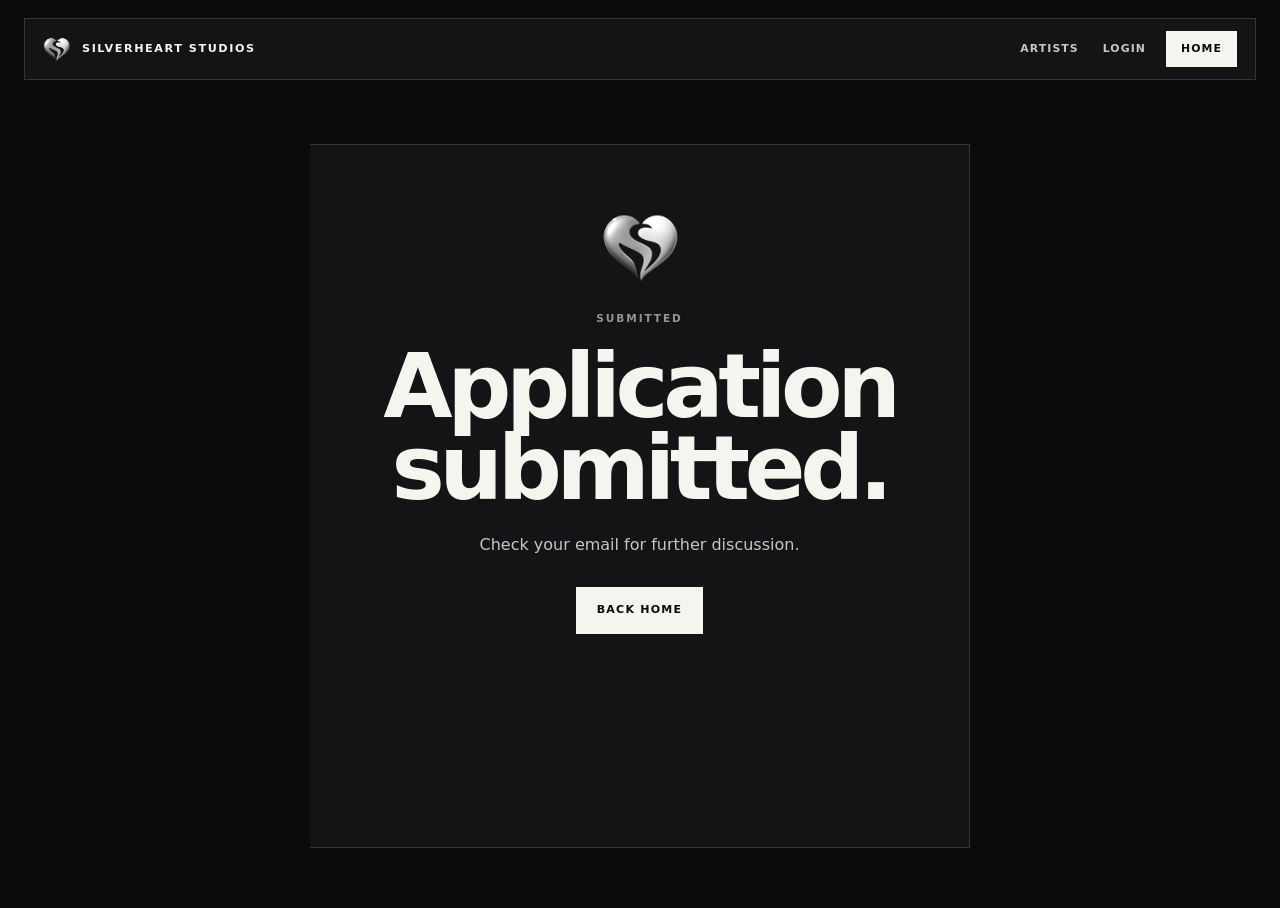
<file: submitted/index.html>
<!doctype html>
<html lang="en">
  <head>
    <meta charset="utf-8">
    <meta name="viewport" content="width=device-width, initial-scale=1">
    <title>Application Submitted | Silverheart Studios</title>
    <link rel="icon" type="image/x-icon" href="/assets/favicon.ico">
    
    <meta name="description" content="Your Silverheart Studios application has been submitted.">
    <link rel="canonical" href="https://silverheart.cc/submitted/">
    <meta property="og:type" content="website">
    <meta property="og:site_name" content="Silverheart Studios">
    <meta property="og:title" content="Application Submitted | Silverheart Studios">
    <meta property="og:description" content="Your Silverheart Studios application has been submitted.">
    <meta property="og:url" content="https://silverheart.cc/submitted/">
    <meta property="og:image" content="https://silverheart.cc/assets/silverheart-hero.png">
    <meta property="og:image:alt" content="Silverheart Studios visual artwork">
    <meta name="twitter:card" content="summary_large_image">
    <meta name="twitter:title" content="Application Submitted | Silverheart Studios">
    <meta name="twitter:description" content="Your Silverheart Studios application has been submitted.">
    <meta name="twitter:image" content="https://silverheart.cc/assets/silverheart-hero.png">
    <script>document.documentElement.classList.add("js");</script>
    <link rel="stylesheet" href="../assets/styles.css">
  </head>
  <body class="auth-page">
    <a class="skip-link" href="#main">Skip to content</a>
    <header class="site-header site-header-solid">
      <nav class="nav-shell" aria-label="Primary navigation">
        <a class="brand" href="../home/" aria-label="Silverheart Studios home">
          <img class="brand-logo" src="/assets/silverheart-logo.png" alt="" aria-hidden="true">
          <span class="brand-name">Silverheart Studios</span>
        </a>
        <button class="nav-toggle" type="button" aria-expanded="false" aria-controls="primary-links">
          <span></span>
          <span></span>
          <span></span>
        </button>
        <div class="nav-links" id="primary-links">
          <a href="../home/#artists">Artists</a>
          <a href="../login/">Login</a>
          <a class="nav-cta" href="../home/">Home</a>
        </div>
      </nav>
    </header>

    <main id="main" class="auth-shell submitted-shell">
      <section class="auth-card submitted-card reveal" aria-labelledby="submitted-title">
        <img class="submitted-logo" src="/assets/silverheart-logo.png" alt="" aria-hidden="true">
        <p class="eyebrow">Submitted</p>
        <h1 id="submitted-title">Application submitted.</h1>
        <p class="submitted-copy">Check your email for further discussion.</p>
        <a class="button button-primary" href="../home/">Back home</a>
      </section>
    </main>

    <script src="/assets/app.js"></script>
  </body>
</html>
</file>
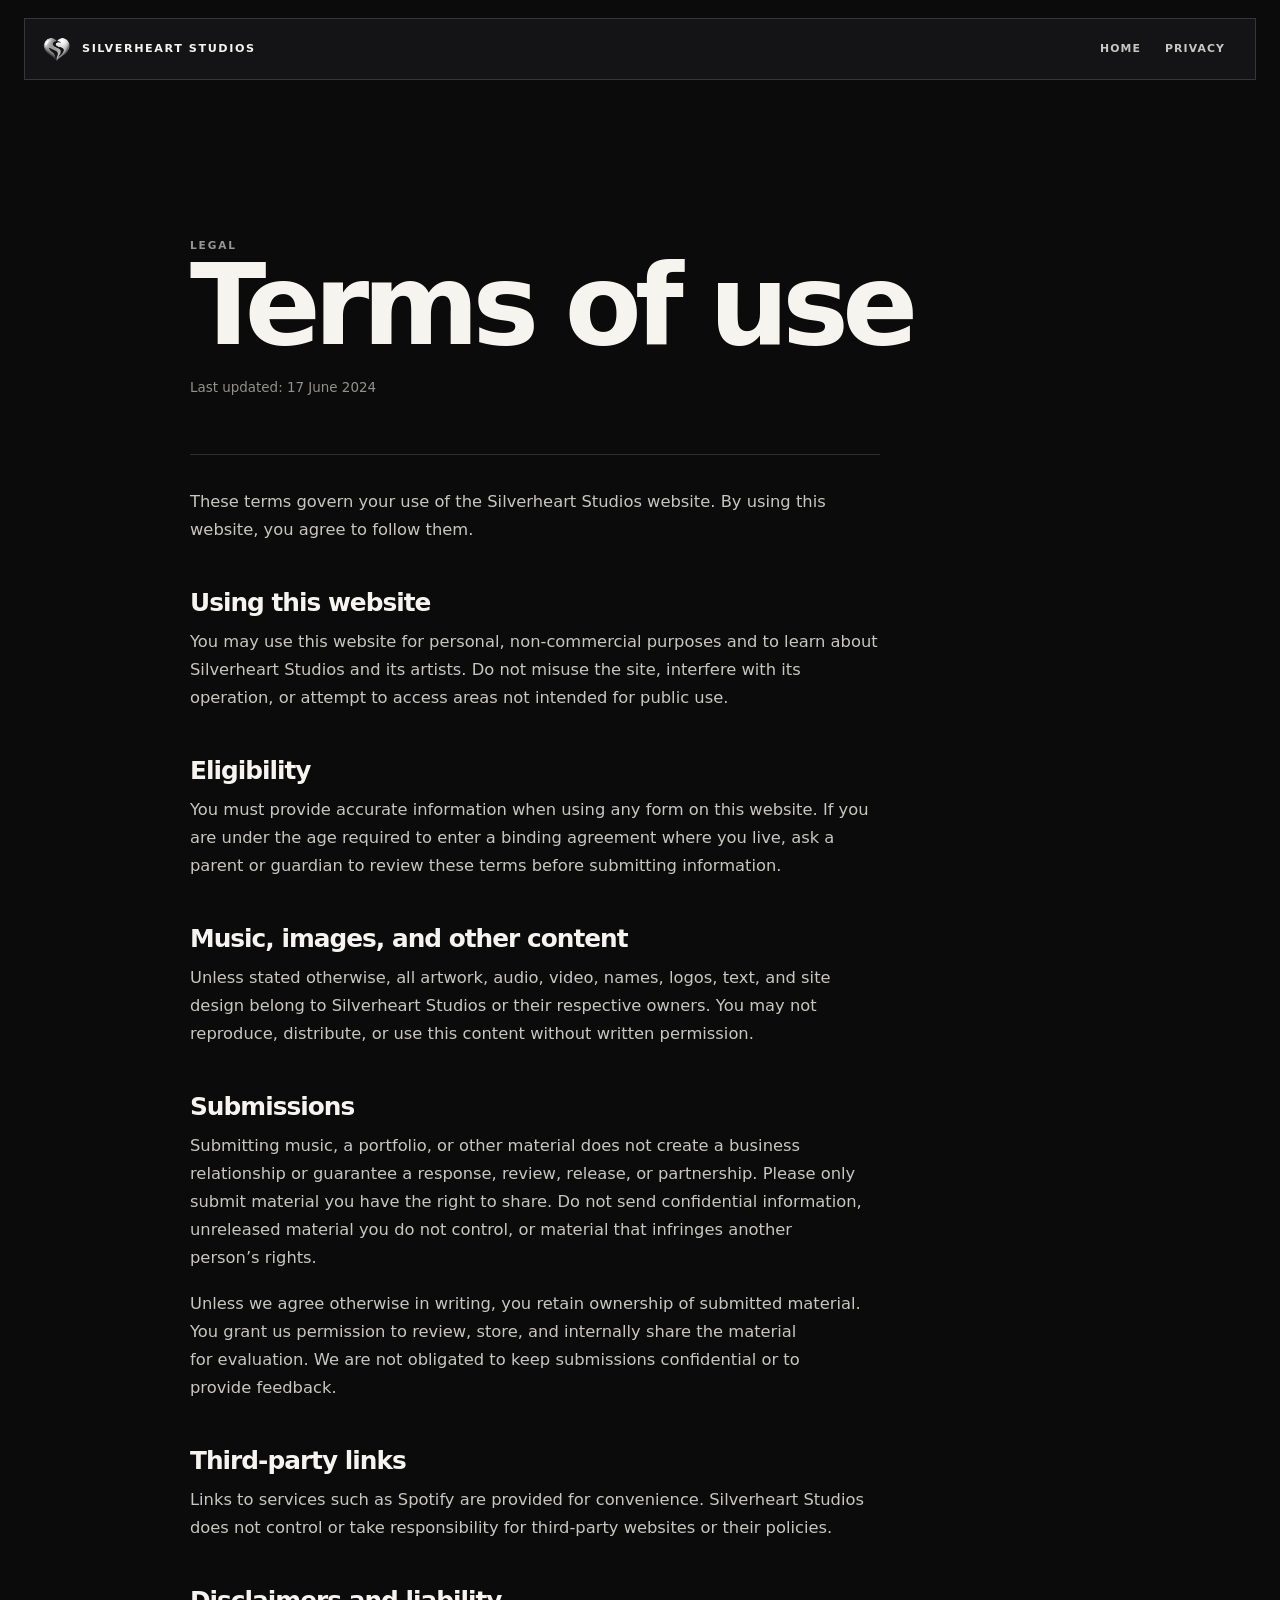
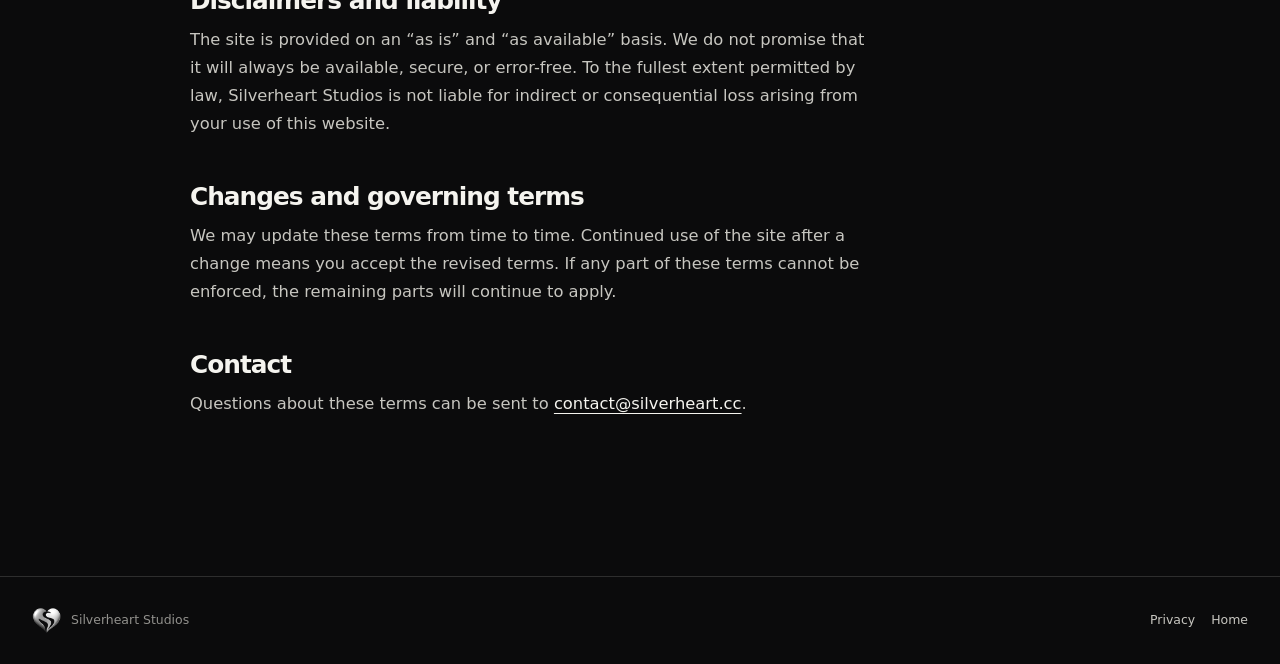
<file: terms/index.html>
<!doctype html>
<html lang="en">
<head>
  <meta charset="utf-8"><meta name="viewport" content="width=device-width, initial-scale=1">
  <title>Terms of Use | Silverheart Studios</title><meta name="description" content="Terms of use for Silverheart Studios.">
  <link rel="canonical" href="https://silverheart.cc/terms/">
  <meta property="og:type" content="website"><meta property="og:site_name" content="Silverheart Studios">
  <meta property="og:title" content="Terms of Use | Silverheart Studios"><meta property="og:description" content="Terms of use for Silverheart Studios.">
  <meta property="og:url" content="https://silverheart.cc/terms/"><meta property="og:image" content="https://silverheart.cc/assets/silverheart-hero.png"><meta property="og:image:alt" content="Silverheart Studios visual artwork">
  <meta name="twitter:card" content="summary_large_image"><meta name="twitter:title" content="Terms of Use | Silverheart Studios"><meta name="twitter:description" content="Terms of use for Silverheart Studios."><meta name="twitter:image" content="https://silverheart.cc/assets/silverheart-hero.png">
  <link rel="icon" type="image/x-icon" href="/assets/favicon.ico"><link rel="stylesheet" href="../assets/styles.css">
</head>
<body class="legal-page">
  <header class="site-header site-header-solid"><nav class="nav-shell" aria-label="Primary navigation">
    <a class="brand" href="../home/" aria-label="Silverheart Studios home"><img class="brand-logo" src="/assets/silverheart-logo.png" alt=""><span class="brand-name">Silverheart Studios</span></a>
    <div class="nav-links legal-nav"><a href="../home/">Home</a><a href="../privacy/">Privacy</a></div>
  </nav></header>
  <main class="legal-shell">
    <p class="eyebrow">Legal</p><h1>Terms of use</h1><p class="legal-date">Last updated: 17 June 2024</p>
    <div class="legal-copy">
      <p>These terms govern your use of the Silverheart Studios website. By using this website, you agree to follow them.</p>
      <h2>Using this website</h2><p>You may use this website for personal, non-commercial purposes and to learn about Silverheart Studios and its artists. Do not misuse the site, interfere with its operation, or attempt to access areas not intended for public use.</p>
      <h2>Eligibility</h2><p>You must provide accurate information when using any form on this website. If you are under the age required to enter a binding agreement where you live, ask a parent or guardian to review these terms before submitting information.</p>
      <h2>Music, images, and other content</h2><p>Unless stated otherwise, all artwork, audio, video, names, logos, text, and site design belong to Silverheart Studios or their respective owners. You may not reproduce, distribute, or use this content without written permission.</p>
      <h2>Submissions</h2><p>Submitting music, a portfolio, or other material does not create a business relationship or guarantee a response, review, release, or partnership. Please only submit material you have the right to share. Do not send confidential information, unreleased material you do not control, or material that infringes another person&rsquo;s rights.</p>
      <p>Unless we agree otherwise in writing, you retain ownership of submitted material. You grant us permission to review, store, and internally share the material for evaluation. We are not obligated to keep submissions confidential or to provide feedback.</p>
      <h2>Third-party links</h2><p>Links to services such as Spotify are provided for convenience. Silverheart Studios does not control or take responsibility for third-party websites or their policies.</p>
      <h2>Disclaimers and liability</h2><p>The site is provided on an &ldquo;as is&rdquo; and &ldquo;as available&rdquo; basis. We do not promise that it will always be available, secure, or error-free. To the fullest extent permitted by law, Silverheart Studios is not liable for indirect or consequential loss arising from your use of this website.</p>
      <h2>Changes and governing terms</h2><p>We may update these terms from time to time. Continued use of the site after a change means you accept the revised terms. If any part of these terms cannot be enforced, the remaining parts will continue to apply.</p>
      <h2>Contact</h2><p>Questions about these terms can be sent to <a href="mailto:contact@silverheart.cc">contact@silverheart.cc</a>.</p>
    </div>
  </main>
  <footer class="site-footer"><div class="footer-brand"><img class="footer-logo" src="/assets/silverheart-logo.png" alt=""><p>Silverheart Studios</p></div><div class="footer-links"><a href="../privacy/">Privacy</a><a href="../home/">Home</a></div></footer>
</body>
</html>
</file>
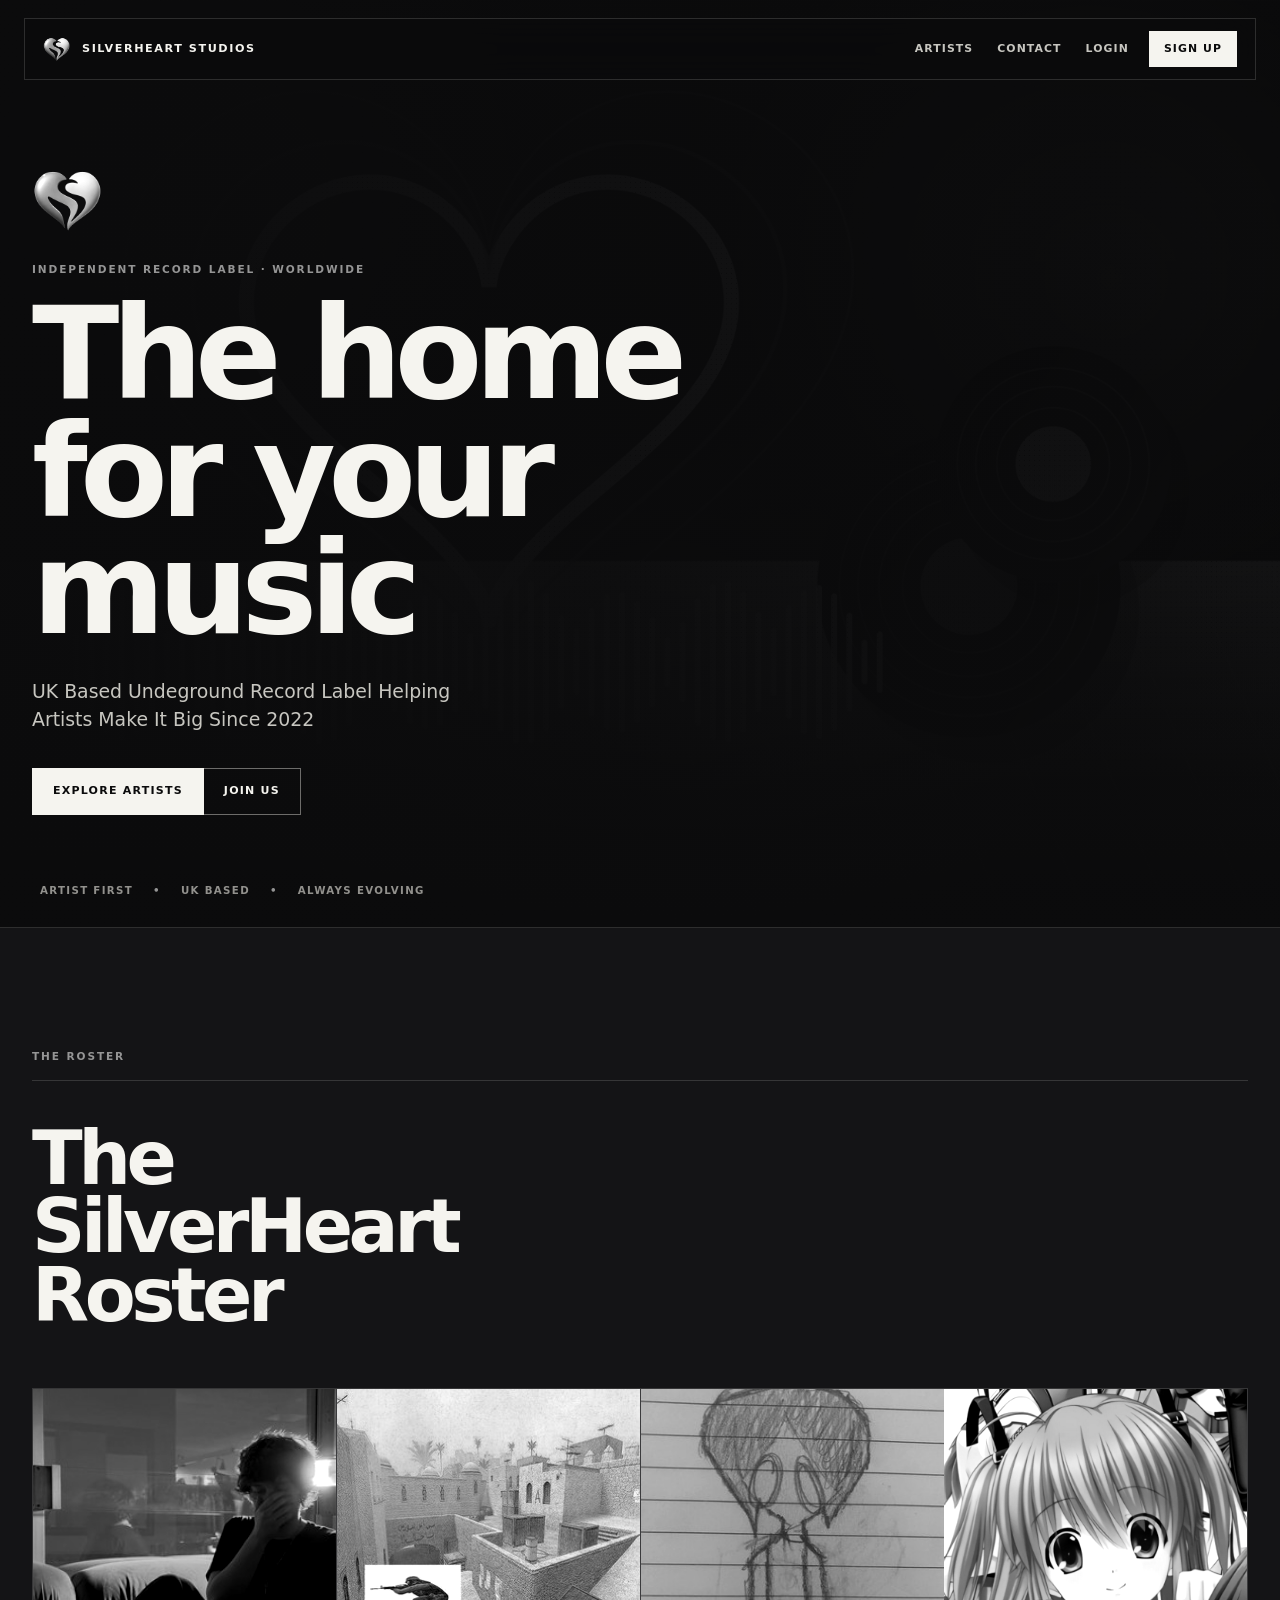
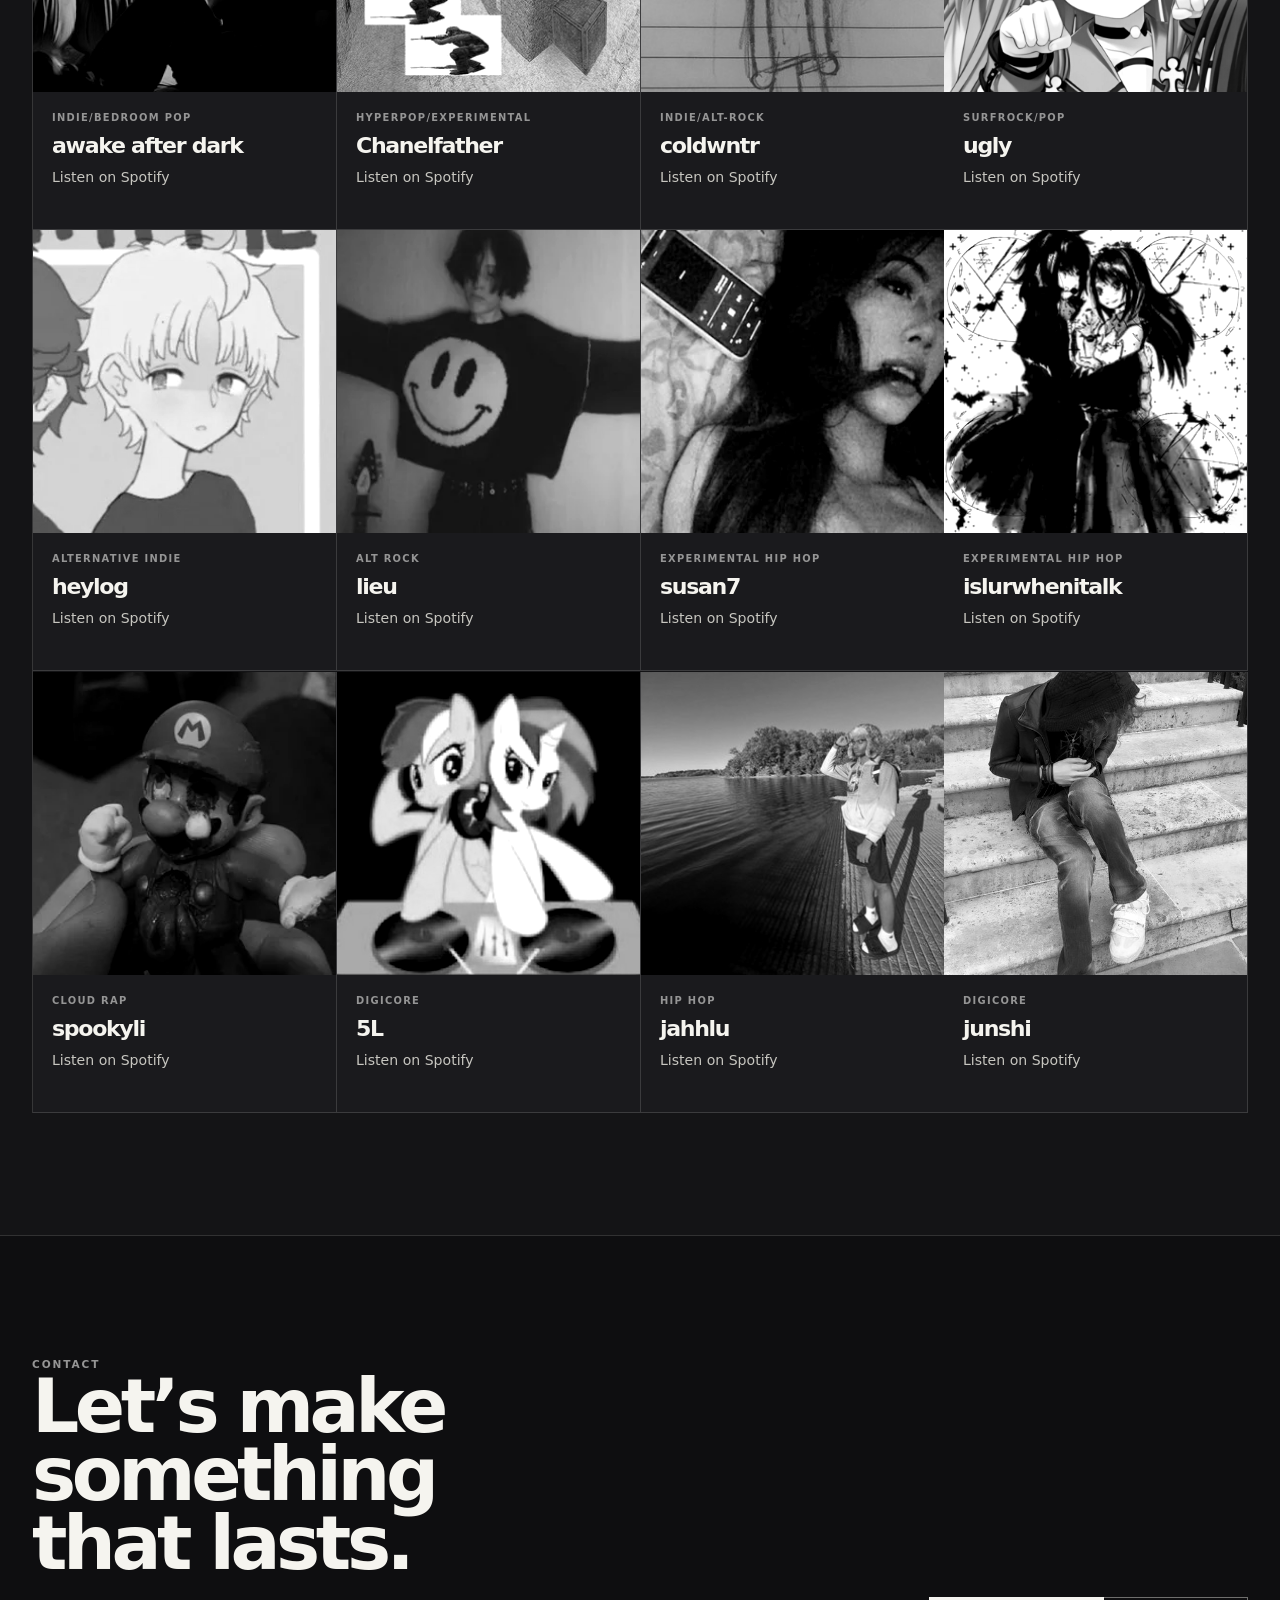
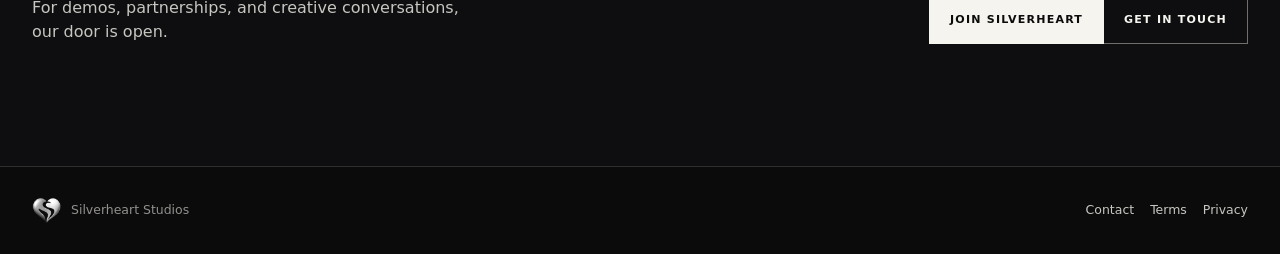
<file: home.html>
<!doctype html>
<html lang="en">
  <head>
    <meta charset="utf-8">
    <meta name="viewport" content="width=device-width, initial-scale=1">
    <title>Silverheart Studios | Home</title>
    <link rel="icon" type="image/x-icon" href="assets/favicon.ico">
    <meta name="description" content="Silverheart Studios is an independent record label shaping luminous pop, R&B, indie, and electronic releases.">
    <script>document.documentElement.classList.add("js");</script>
    <link rel="stylesheet" href="assets/styles.css">
  </head>
  
  <body>
    <a class="skip-link" href="#main">Skip to content</a>
    <header class="site-header">
      <nav class="nav-shell" aria-label="Primary navigation">
        <a class="brand" href="home.html" aria-label="Silverheart Studios home">
          <img class="brand-logo" src="assets/silverheart-logo.png" alt="" aria-hidden="true">
          <span class="brand-name">Silverheart Studios</span>
        </a>
        <button class="nav-toggle" type="button" aria-expanded="false" aria-controls="primary-links">
          <span></span>
          <span></span>
          <span></span>
        </button>
        <div class="nav-links" id="primary-links">
          <a href="#artists">Artists</a>
          <a href="#contact">Contact</a>
          <a href="login.html">Login</a>
          <a class="nav-cta" href="signup.html">Sign up</a>
        </div>
      </nav>
    </header>

    <main id="main">
      <section class="hero-section">
        <img class="hero-art" src="assets/silverheart-hero.png" alt="Silverheart Studios stage artwork with records, neon heart, and studio lights.">
        <div class="hero-overlay"></div>
        <div class="hero-grid">
          <div class="hero-copy reveal">
            <img class="hero-logo" src="assets/silverheart-logo.png" alt="" aria-hidden="true">
            <p class="hero-kicker">Independent record label · Worldwide</p>
            <h1>The home for your music</h1>
            <p class="hero-lede">
              UK Based Undeground Record Label Helping Artists Make It Big Since 2022
            </p>
            <div class="hero-actions">
              <a class="button button-primary" href="#artists">Explore artists</a>
              <a class="button button-secondary" href="signup.html">Join us</a>
            </div>
          </div>

        </div>
        <div class="hero-footnote" aria-label="Silverheart Studios values">
          <span>Artist first</span><span>UK Based</span><span>Always evolving</span>
        </div>
      </section>

      <section class="section section-light" id="artists">
        <div class="section-heading reveal">
          <p class="eyebrow">The roster</p>
          <h2>The SilverHeart Roster</h2>
        </div>

        <div class="artist-grid">
          <article class="artist-card reveal">
            <a href="https://open.spotify.com/artist/5l85rSQWNRkpf0xGp185LJ" target="_blank" rel="noopener noreferrer" aria-label="Open awake after dark on Spotify">
              <img src="assets/ab676161000051743a62d0c73de3c72c5a79fbff.jpg" alt="Abstract album artwork for awake after dark.">
            </a>
            <div class="artist-card-body">
              <p class="artist-tag">Indie/Bedroom pop</p>
              <h3>awake after dark</h3>
              <p>Listen on Spotify</p>
            </div>
          </article>

          <article class="artist-card reveal">
            <a href="https://open.spotify.com/artist/7isOCtA0QGV4lrT9faXqBj" target="_blank" rel="noopener noreferrer" aria-label="Open Chanelfather on Spotify">
              <img src="assets/ab67616d00001e024887f6761f60275faf9b6055.jpg" alt="Abstract album artwork for Chanelfather.">
            </a>
            <div class="artist-card-body">
              <p class="artist-tag">Hyperpop/Experimental</p>
              <h3>Chanelfather</h3>
              <p>Listen on Spotify</p>
            </div>
          </article>

          <article class="artist-card reveal">
            <a href="https://open.spotify.com/artist/3bfiueqjDMFBD7sF1Gs4f4" target="_blank" rel="noopener noreferrer" aria-label="Open coldwntr on Spotify">
              <img src="assets/ab676161000051746b8347d748dd4ed4888c412d.jpg" alt="Abstract album artwork for coldwntr.">
            </a>
            <div class="artist-card-body">
              <p class="artist-tag">Indie/Alt-Rock</p>
              <h3>coldwntr</h3>
              <p>Listen on Spotify</p>
            </div>
          </article>

          <article class="artist-card reveal">
            <a href="https://open.spotify.com/artist/5InT7e1FzziwX2NqBl8jEb" target="_blank" rel="noopener noreferrer" aria-label="Open ugly on Spotify">
              <img src="assets/mn4dfdr.png" alt="Abstract album artwork for ugly.">
            </a>
            <div class="artist-card-body">
              <p class="artist-tag">Surfrock/Pop</p>
              <h3>ugly</h3>
              <p>Listen on Spotify</p>
            </div>
          </article>

          <article class="artist-card reveal">
            <a href="https://open.spotify.com/artist/5Jf6pl4SGgueZHZ4pC313c?si=936ba4ca84784b85" target="_blank" rel="noopener noreferrer" aria-label="Open heylog on Spotify">
              <img src="assets/heylog.webp" alt="Silverheart Studios logo for heylog.">
            </a>
            <div class="artist-card-body">
              <p class="artist-tag">Alternative Indie</p>
              <h3>heylog</h3>
              <p>Listen on Spotify</p>
            </div>
          </article>

          <article class="artist-card reveal">
            <a href="https://open.spotify.com/artist/0MliYj4eUtEoxXU56zBOqx?si=78b96ad4b1764214" target="_blank" rel="noopener noreferrer" aria-label="Open lieu on Spotify">
              <img src="assets/lieu.webp" alt="Silverheart Studios logo for lieu.">
            </a>
            <div class="artist-card-body">
              <p class="artist-tag">Alt Rock</p>
              <h3>lieu</h3>
              <p>Listen on Spotify</p>
            </div>
          </article>

          <article class="artist-card reveal">
            <a href="https://open.spotify.com/artist/2zBDIJHqsphHJPht3HQfhA?si=0eed4e1b58e84c0d" target="_blank" rel="noopener noreferrer" aria-label="Open susan7 on Spotify">
              <img src="assets/susan.webp" alt="Silverheart Studios logo for susan7.">
            </a>
            <div class="artist-card-body">
              <p class="artist-tag">Experimental Hip Hop</p>
              <h3>susan7</h3>
              <p>Listen on Spotify</p>
            </div>
          </article>

          <article class="artist-card reveal">
            <a href="https://open.spotify.com/artist/1IhtClz2iM8V7VImTNM6E0?si=5f4c0fc8d4cc40e6" target="_blank" rel="noopener noreferrer" aria-label="Open islurwhenitalk on Spotify">
              <img src="assets/slur.webp" alt="Silverheart Studios logo for islurwhenitalk.">
            </a>
            <div class="artist-card-body">
              <p class="artist-tag">Experimental Hip Hop</p>
              <h3>islurwhenitalk</h3>
              <p>Listen on Spotify</p>
            </div>
          </article>

          <article class="artist-card reveal">
            <a href="https://open.spotify.com/artist/5UHdcGC1EW1P8ekFow7Kaz?si=7ab2a0a0972f40e7" target="_blank" rel="noopener noreferrer" aria-label="Open spookyli on Spotify">
              <img src="assets/spookyli.webp" alt="Silverheart Studios logo for spookyli.">
            </a>
            <div class="artist-card-body">
              <p class="artist-tag">Cloud Rap</p>
              <h3>spookyli</h3>
              <p>Listen on Spotify</p>
            </div>
          </article>

          <article class="artist-card reveal">
            <a href="https://open.spotify.com/artist/6BjL5fEswNzVzwx9wddLxi?si=983c26fe588047f8" target="_blank" rel="noopener noreferrer" aria-label="Open 5L on Spotify">
              <img src="assets/5l.jpg" alt="Silverheart Studios logo for 5L.">
            </a>
            <div class="artist-card-body">
              <p class="artist-tag">Digicore</p>
              <h3>5L</h3>
              <p>Listen on Spotify</p>
            </div>
          </article>

          <article class="artist-card reveal">
            <a href="https://open.spotify.com/artist/1tJMWhiAkVXu3t60d1uIxU?si=05688f6ddddb4033" target="_blank" rel="noopener noreferrer" aria-label="Open jahhlu on Spotify">
              <img src="assets/jahhlu.jpg" alt="Silverheart Studios logo for jahhlu.">
            </a>
            <div class="artist-card-body">
              <p class="artist-tag">Hip Hop</p>
              <h3>jahhlu</h3>
              <p>Listen on Spotify</p>
            </div>
          </article>

          <article class="artist-card reveal">
            <a href="https://open.spotify.com/artist/3aydUXc6rz0kbPzdtTNhEp?si=48e96c07c89d4f80" target="_blank" rel="noopener noreferrer" aria-label="Open junshi on Spotify">
              <img src="assets/junshi.jpg" alt="Silverheart Studios logo for junshi.">
            </a>
            <div class="artist-card-body">
              <p class="artist-tag">Digicore</p>
              <h3>junshi</h3>
              <p>Listen on Spotify</p>
            </div>
          </article>
        </div>
      </section>

      <section class="section section-light contact-band" id="contact">
        <div class="contact-copy reveal">
          <p class="eyebrow">Contact</p>
          <h2>Let’s make something that lasts.</h2>
          <p>For demos, partnerships, and creative conversations, our door is open.</p>
        </div>
        <div class="contact-actions reveal">
          <a class="button button-primary" href="signup.html">Join Silverheart</a>
          <a class="button button-dark" href="mailto:contact@silverheart.cc">Get in touch</a>
        </div>
      </section>
    </main>

    <footer class="site-footer">
      <div class="footer-brand">
        <img class="footer-logo" src="assets/silverheart-logo.png" alt="" aria-hidden="true">
        <p>Silverheart Studios</p>
      </div>
      <div class="footer-links">
        <a href="mailto:contact@silverheart.cc">Contact</a>
        <a href="terms.html">Terms</a>
        <a href="privacy.html">Privacy</a>
      </div>
    </footer>

    <script src="assets/app.js"></script>
  </body>
</html>
</file>
<file: assets/styles.css>
/* Silverheart Studios — quiet monochrome */
:root {
  --ink: #090909;
  --surface: #121212;
  --surface-raised: #191919;
  --paper: #f2f0eb;
  --soft: #c9c7c1;
  --muted: #8f8d88;
  --line: rgba(242, 240, 235, .14);
  --line-strong: rgba(242, 240, 235, .32);
  --ease: cubic-bezier(.2, .8, .2, 1);
}

* { box-sizing: border-box; }
html { scroll-behavior: smooth; background: var(--ink); }
body {
  margin: 0;
  min-width: 320px;
  background: var(--ink);
  color: var(--paper);
  font-family: Inter, ui-sans-serif, system-ui, -apple-system, BlinkMacSystemFont, "Segoe UI", sans-serif;
  line-height: 1.5;
}
img { display: block; max-width: 100%; }
a { color: inherit; }
button, input, select, textarea { font: inherit; }
::selection { background: var(--paper); color: var(--ink); }

.skip-link { position: fixed; z-index: 100; top: 12px; left: 12px; padding: 10px 14px; background: var(--paper); color: var(--ink); transform: translateY(-160%); text-decoration: none; }
.skip-link:focus { transform: translateY(0); }

/* Navigation */
.site-header { position: fixed; z-index: 20; inset: 0 0 auto; padding: 16px; pointer-events: none; }
.site-header-solid { position: relative; }
.nav-shell {
  width: min(1200px, 100%); min-height: 58px; margin: auto; padding: 0 14px 0 16px;
  display: flex; align-items: center; justify-content: space-between; gap: 22px;
  border: 1px solid var(--line); border-radius: 14px; background: rgba(18,18,18,.82);
  box-shadow: 0 16px 44px rgba(0,0,0,.25); backdrop-filter: blur(16px); pointer-events: auto;
}
.brand { display: inline-flex; align-items: center; gap: 10px; text-decoration: none; }
.brand-logo { width: 30px; height: 30px; object-fit: contain; filter: grayscale(1) contrast(1.2); }
.brand-name { font-size: .77rem; font-weight: 750; letter-spacing: .08em; text-transform: uppercase; white-space: nowrap; }
.nav-links { display: flex; align-items: center; gap: 5px; }
.nav-links a { padding: 8px 10px; border-radius: 8px; color: var(--soft); font-size: .77rem; font-weight: 700; text-decoration: none; transition: background 180ms var(--ease), color 180ms var(--ease); }
.nav-links a:hover, .nav-links a:focus-visible { background: rgba(242,240,235,.1); color: var(--paper); }
.nav-links .nav-cta { background: var(--paper); color: var(--ink); }
.nav-toggle { display: none; border: 1px solid var(--line-strong); border-radius: 8px; background: transparent; color: var(--paper); padding: 9px 10px; }
.nav-toggle span { display: block; width: 19px; height: 1px; margin: 4px 0; background: currentColor; }

/* Shared elements */
.button {
  display: inline-flex; align-items: center; justify-content: center; min-height: 46px; padding: 0 18px;
  border: 1px solid var(--line-strong); border-radius: 9px; background: transparent; color: var(--paper);
  font-size: .77rem; font-weight: 750; text-decoration: none;
  transition: transform 220ms var(--ease), background 220ms var(--ease), color 220ms var(--ease), border-color 220ms var(--ease);
}
.button:hover, .button:focus-visible { transform: translateY(-2px); background: var(--paper); border-color: var(--paper); color: var(--ink); }
.button-primary { background: var(--paper); border-color: var(--paper); color: var(--ink); }
.button-dark { border-color: var(--line-strong); color: var(--paper); }
.full-button { width: 100%; }
.eyebrow, .hero-kicker { margin: 0; color: var(--soft); font-size: .71rem; font-weight: 750; letter-spacing: .13em; text-transform: uppercase; }
h1, h2, h3, p { text-wrap: pretty; }
h1, h2, h3 { margin: 0; line-height: .94; letter-spacing: -.055em; }

/* Home */
.hero-section { position: relative; min-height: 100svh; overflow: hidden; display: flex; align-items: end; background: var(--ink); }
.hero-art { position: absolute; inset: 0; width: 100%; height: 100%; object-fit: cover; filter: grayscale(1) contrast(1.1) brightness(.55); opacity: .2; animation: hero-breathe 16s ease-in-out infinite alternate; }
.hero-overlay { position: absolute; inset: 0; background: linear-gradient(90deg, rgba(9,9,9,.96), rgba(9,9,9,.62) 68%, rgba(9,9,9,.88)), linear-gradient(0deg, var(--ink), transparent 56%); }
.hero-grid { position: relative; z-index: 1; width: min(1200px, calc(100vw - 48px)); margin: 0 auto; padding: 140px 0 112px; }
.hero-copy { max-width: 760px; }
.hero-logo { width: 82px; margin-bottom: 24px; filter: grayscale(1) contrast(1.25); animation: logo-float 5s ease-in-out infinite; }
.hero-kicker { margin-bottom: 17px; }
h1 { max-width: 9ch; font-size: clamp(4.4rem, 10vw, 9.8rem); font-weight: 800; }
.hero-lede { max-width: 450px; margin: 26px 0 0; color: var(--soft); font-size: clamp(1rem, 1.7vw, 1.18rem); }
.hero-actions { display: flex; flex-wrap: wrap; gap: 10px; margin-top: 30px; }
.hero-footnote { position: absolute; z-index: 1; right: max(24px, calc((100vw - 1200px) / 2)); bottom: 28px; left: max(24px, calc((100vw - 1200px) / 2)); display: flex; gap: 20px; color: var(--muted); font-size: .7rem; font-weight: 700; letter-spacing: .08em; text-transform: uppercase; }
.hero-footnote span + span::before { content: "•"; margin-right: 20px; color: var(--paper); }

.section { padding: clamp(80px, 9vw, 128px) 0; }
.section-light { background: var(--surface); color: var(--paper); }
.section-heading { width: min(1200px, calc(100vw - 48px)); margin: 0 auto 52px; display: grid; grid-template-columns: minmax(0, 1fr) minmax(250px, .48fr); gap: 26px; }
.section-heading .eyebrow { grid-column: 1 / -1; }
.section-heading h2, .contact-copy h2 { max-width: 10ch; font-size: clamp(2.9rem, 5.5vw, 6rem); font-weight: 800; }
.section-heading p:not(.eyebrow) { align-self: end; margin: 0; color: var(--soft); }

.artist-grid { width: min(1200px, calc(100vw - 48px)); margin: 0 auto; display: grid; grid-template-columns: repeat(4, 1fr); gap: 12px; }
.artist-card { position: relative; overflow: hidden; border: 1px solid var(--line); border-radius: 12px; background: var(--surface-raised); transition: transform 300ms var(--ease), background 300ms var(--ease), border-color 300ms var(--ease); }
.artist-card > a { display: block; overflow: hidden; text-decoration: none; }
.artist-card img { width: 100%; aspect-ratio: 1; object-fit: cover; filter: grayscale(1) contrast(1.08); transform: scale(1.001); transition: filter 400ms var(--ease), transform 650ms var(--ease); }
.artist-card-body { padding: 18px 18px 20px; }
.artist-tag { margin: 0 0 10px; color: var(--muted); font-size: .67rem; font-weight: 750; letter-spacing: .09em; text-transform: uppercase; }
.artist-card h3 { font-size: 1.35rem; font-weight: 760; }
.artist-card p:not(.artist-tag) { min-height: 2.8em; margin: 11px 0 0; color: var(--soft); font-size: .88rem; }
.artist-card::after { content: ""; position: absolute; right: 18px; bottom: 0; left: 18px; height: 2px; background: var(--paper); transform: scaleX(0); transform-origin: left; transition: transform 420ms var(--ease); }
.artist-card:hover { transform: translateY(-6px); border-color: var(--line-strong); background: #202020; }
.artist-card:hover img { filter: grayscale(1) contrast(1.16); transform: scale(1.055); }
.artist-card:hover::after { transform: scaleX(1); }

.contact-band { display: grid; grid-template-columns: minmax(0, 1fr) auto; gap: 30px; align-items: end; padding: clamp(80px, 9vw, 128px) max(24px, calc((100vw - 1200px) / 2)); background: #0d0d0d; color: var(--paper); border-top: 1px solid var(--line); }
.contact-copy > p:not(.eyebrow) { max-width: 44ch; margin: 18px 0 0; color: var(--soft); }
.contact-actions { display: flex; flex-wrap: wrap; gap: 10px; }
.site-footer { display: flex; justify-content: space-between; align-items: center; gap: 20px; padding: 27px max(24px, calc((100vw - 1200px) / 2)); background: var(--ink); color: var(--muted); border-top: 1px solid var(--line); font-size: .84rem; }
.site-footer p { margin: 0; }
.footer-brand { display: inline-flex; align-items: center; gap: 10px; }
.footer-logo { width: 29px; height: 29px; filter: grayscale(1) contrast(1.25); }
.footer-links { display: flex; flex-wrap: wrap; gap: 16px; }
.footer-links a { color: var(--soft); text-decoration: none; }
.footer-links a:hover, .footer-links a:focus-visible { color: var(--paper); text-decoration: underline; text-underline-offset: 4px; }

/* Account and legal pages */
.auth-page, .legal-page { min-height: 100svh; background: var(--ink); }
.auth-shell { width: min(1140px, calc(100vw - 48px)); min-height: calc(100svh - 90px); margin: 0 auto; display: grid; grid-template-columns: 1fr minmax(380px, .86fr); gap: 14px; padding: 36px 0 48px; }
.signup-shell { grid-template-columns: minmax(320px, .74fr) minmax(480px, 1fr); }
.auth-visual { position: relative; min-height: 570px; overflow: hidden; border: 1px solid var(--line); border-radius: 14px; background: var(--surface); }
.auth-visual::after { content: ""; position: absolute; inset: 0; background: linear-gradient(0deg, rgba(9,9,9,.92), rgba(9,9,9,.12) 70%); }
.auth-visual img { width: 100%; height: 100%; object-fit: cover; filter: grayscale(1) contrast(1.08) brightness(.72); }
.auth-visual-copy { position: absolute; z-index: 1; right: 28px; bottom: 28px; left: 28px; }
.auth-visual-copy h1 { margin: 14px 0; font-size: clamp(3rem, 5vw, 5rem); }
.auth-visual-copy p:not(.eyebrow) { max-width: 390px; margin: 0; color: var(--soft); }
.auth-card { align-self: center; padding: clamp(28px, 4.5vw, 56px); border: 1px solid var(--line); border-radius: 14px; background: var(--surface); box-shadow: 0 20px 55px rgba(0,0,0,.22); }
.auth-card .eyebrow { margin-bottom: 18px; }
.auth-card h2 { max-width: 11ch; margin-bottom: 29px; font-size: clamp(2.35rem, 4.2vw, 4.4rem); font-weight: 800; }
.stacked-form { display: grid; gap: 15px; }
.form-grid { display: grid; grid-template-columns: repeat(2, 1fr); gap: 12px; }
.field { display: grid; gap: 7px; }
.field label, .question-group legend { color: var(--soft); font-size: .72rem; font-weight: 750; letter-spacing: .07em; text-transform: uppercase; }
.field input, .field select, .field textarea, .question-group label { width: 100%; border: 1px solid var(--line); border-radius: 8px; background: #0d0d0d; color: var(--paper); padding: 12px; outline: none; transition: border-color 180ms var(--ease), background 180ms var(--ease); }
.field input::placeholder, .field textarea::placeholder { color: #6e6c67; }
.field input:focus, .field select:focus, .field textarea:focus { border-color: var(--line-strong); background: #111; }
.field textarea { min-height: 108px; resize: vertical; }
.question-group { display: grid; grid-template-columns: repeat(4, 1fr); gap: 8px; margin: 0; padding: 10px; border: 1px solid var(--line); border-radius: 10px; }
.question-group legend { padding: 0 5px; }
.question-group label { display: flex; align-items: center; gap: 7px; border: 0; background: #1c1c1c; padding: 10px; font-size: .84rem; }
.question-group label:has(input:checked) { background: var(--paper); color: var(--ink); }
.question-group input, .check-row input { accent-color: var(--paper); }
.check-row { display: flex; align-items: flex-start; gap: 9px; color: var(--soft); font-size: .86rem; }
.auth-card .button-primary { background: var(--paper); border-color: var(--paper); color: var(--ink); }
.auth-card .button-primary:hover, .auth-card .button-primary:focus-visible { background: transparent; color: var(--paper); }
.form-message { min-height: 21px; margin: 0; color: var(--soft); font-size: .86rem; }
.form-message.is-error { color: #f0a4a4; }
.auth-switch { margin: 21px 0 0; color: var(--muted); font-size: .88rem; }
.auth-switch a { color: var(--paper); font-weight: 700; }
.submitted-shell { grid-template-columns: minmax(0, 660px); justify-content: center; align-items: center; }
.submitted-card { min-height: 450px; text-align: center; }
.submitted-card h1 { max-width: none; font-size: clamp(3rem, 7vw, 5.8rem); }
.submitted-logo { width: 78px; margin: 0 auto 24px; filter: grayscale(1) contrast(1.25); }
.submitted-copy { max-width: 430px; margin: 23px auto 30px; color: var(--soft); }

.legal-shell { width: min(820px, calc(100vw - 48px)); margin: 0 auto; padding: clamp(84px, 11vw, 140px) 0; }
.legal-shell h1 { max-width: 12ch; font-size: clamp(3.8rem, 9vw, 7rem); font-weight: 800; }
.legal-date { margin: 21px 0 56px; color: var(--muted); font-size: .84rem; }
.legal-copy { max-width: 690px; color: var(--soft); font-size: 1.02rem; line-height: 1.72; }
.legal-copy h2 { margin: 48px 0 13px; color: var(--paper); font-size: 1.55rem; font-weight: 750; letter-spacing: -.04em; }
.legal-copy p { margin: 0 0 18px; }
.legal-copy a { color: var(--paper); text-underline-offset: 4px; }

/* Not found */
.not-found-page { min-height: 100svh; background: var(--ink); }
.not-found-shell { min-height: 100svh; display: grid; place-items: center; padding: 110px 24px 40px; }
.not-found-card { width: min(740px, 100%); padding: clamp(32px, 7vw, 72px); border: 1px solid var(--line); border-radius: 16px; background: radial-gradient(circle at 100% 0%, rgba(242,240,235,.08), transparent 37%), var(--surface); box-shadow: 0 26px 80px rgba(0,0,0,.3); }
.not-found-card .eyebrow { margin-bottom: 22px; }
.not-found-card h1 { max-width: 9ch; font-size: clamp(3.7rem, 9vw, 7.6rem); font-weight: 800; }
.not-found-card > p:not(.eyebrow) { max-width: 44ch; margin: 24px 0 30px; color: var(--soft); font-size: 1.03rem; }

/* Motion */
.js .reveal { opacity: 0; transform: translateY(20px); transition: opacity 650ms var(--ease), transform 650ms var(--ease); }
.js .reveal.is-visible { opacity: 1; transform: none; }
.js .artist-card.reveal.is-visible { animation: roster-in 650ms var(--ease) both; }
.js .artist-card:nth-child(2).is-visible, .js .artist-card:nth-child(6).is-visible, .js .artist-card:nth-child(10).is-visible { animation-delay: 70ms; }
.js .artist-card:nth-child(3).is-visible, .js .artist-card:nth-child(7).is-visible, .js .artist-card:nth-child(11).is-visible { animation-delay: 140ms; }
.js .artist-card:nth-child(4).is-visible, .js .artist-card:nth-child(8).is-visible, .js .artist-card:nth-child(12).is-visible { animation-delay: 210ms; }
@keyframes hero-breathe { from { transform: scale(1.02); } to { transform: scale(1.07); } }
@keyframes logo-float { 50% { transform: translateY(-5px); } }
@keyframes roster-in { from { opacity: 0; transform: translateY(30px) scale(.985); } to { opacity: 1; transform: translateY(0) scale(1); } }
@media (prefers-reduced-motion: reduce) {
  *, *::before, *::after { animation-duration: .01ms !important; animation-iteration-count: 1 !important; scroll-behavior: auto !important; transition-duration: .01ms !important; }
}

@media (max-width: 980px) {
  .artist-grid { grid-template-columns: repeat(2, 1fr); }
  .section-heading, .auth-shell, .signup-shell { grid-template-columns: 1fr; }
  .auth-visual { min-height: 390px; }
  .contact-band { grid-template-columns: 1fr; }
}
@media (max-width: 760px) {
  .site-header { padding: 10px; }
  .nav-shell { min-height: 54px; padding: 0 10px 0 13px; }
  .nav-toggle { display: block; }
  .nav-links { display: none; width: 100%; flex-direction: column; align-items: stretch; gap: 3px; padding: 9px 0 4px; }
  .nav-links.is-open { display: flex; }
  .nav-links a { padding: 11px; }
  .hero-grid, .section-heading, .artist-grid, .auth-shell { width: calc(100vw - 32px); }
  .hero-grid { padding: 126px 0 92px; }
  h1 { font-size: clamp(4rem, 18vw, 6.2rem); }
  .hero-footnote { right: 16px; bottom: 22px; left: 16px; gap: 8px; flex-wrap: wrap; }
  .hero-footnote span + span::before { margin-right: 8px; }
  .section { padding: 74px 0; }
  .section-heading { margin-bottom: 38px; }
  .artist-grid { grid-template-columns: 1fr; gap: 10px; }
  .contact-band { padding: 74px 16px; }
  .site-footer { flex-direction: column; align-items: flex-start; padding: 24px 16px; }
  .auth-shell { padding-top: 26px; }
  .auth-card { padding: 28px 22px; }
  .form-grid, .question-group { grid-template-columns: 1fr; }
  .auth-visual-copy { right: 21px; bottom: 21px; left: 21px; }
  .legal-shell { width: calc(100vw - 32px); padding-top: 72px; }
  .not-found-shell { padding: 100px 16px 28px; }
}

/* Clean studio refresh — remove this section to restore the original visual design. */
:root {
  --ink: #0b0b0c;
  --surface: #141416;
  --surface-raised: #1a1a1d;
  --paper: #f5f4ef;
  --soft: #c7c6c0;
  --muted: #92918d;
  --line: rgba(245, 244, 239, .15);
  --line-strong: rgba(245, 244, 239, .42);
  --accent: #959595;
  --ease: cubic-bezier(.2, .8, .2, 1);
}

body { background: var(--ink); }
::selection { background: var(--accent); color: #fff; }

/* Navigation */
.site-header { padding: 18px 24px; }
.nav-shell { width: min(1280px, 100%); min-height: 62px; padding: 0 18px; border-radius: 0; border-color: var(--line); background: rgba(11,11,12,.9); box-shadow: none; backdrop-filter: blur(18px); }
.site-header-solid .nav-shell { background: var(--surface); }
.brand { gap: 12px; }
.brand-logo { width: 27px; height: 27px; }
.brand-name { font-size: .7rem; letter-spacing: .14em; }
.nav-links { gap: 0; }
.nav-links a { position: relative; padding: 21px 12px; border-radius: 0; font-size: .68rem; letter-spacing: .1em; text-transform: uppercase; }
.nav-links a::after { content: ""; position: absolute; right: 12px; bottom: 14px; left: 12px; height: 1px; background: var(--accent); transform: scaleX(0); transform-origin: right; transition: transform 180ms var(--ease); }
.nav-links a:hover, .nav-links a:focus-visible { background: transparent; color: var(--paper); }
.nav-links a:hover::after, .nav-links a:focus-visible::after { transform: scaleX(1); transform-origin: left; }
.nav-links .nav-cta { margin-left: 8px; padding: 10px 15px; background: var(--paper); color: var(--ink); }
.nav-links .nav-cta::after { display: none; }
.nav-toggle { border-radius: 0; }

/* Shared controls */
.button { min-height: 47px; padding: 0 20px; border-radius: 0; font-size: .69rem; letter-spacing: .11em; text-transform: uppercase; }
.button:hover, .button:focus-visible { transform: none; border-color: var(--accent); background: var(--accent); color: #fff; }
.button-primary { border-color: var(--paper); background: var(--paper); color: var(--ink); }
.button-primary:hover, .button-primary:focus-visible { border-color: var(--accent); background: var(--accent); color: #fff; }
.eyebrow, .hero-kicker { color: var(--accent); font-size: .66rem; letter-spacing: .18em; }
h1, h2, h3 { line-height: .92; letter-spacing: -.06em; }

/* Home */
.hero-section { min-height: 760px; border-bottom: 1px solid var(--line); }
.hero-art { filter: grayscale(1) contrast(1.2) brightness(.47); opacity: .25; animation: none; }
.hero-overlay { background: linear-gradient(90deg, rgba(11,11,12,.97), rgba(11,11,12,.72) 60%, rgba(11,11,12,.44)), linear-gradient(0deg, var(--ink), transparent 54%); }
.hero-grid { width: min(1280px, calc(100vw - 64px)); padding: 166px 0 112px; }
.hero-logo { width: 70px; margin-bottom: 26px; animation: none; }
h1 { max-width: 10ch; font-size: clamp(4.6rem, 10vw, 10rem); }
.hero-lede { max-width: 480px; margin-top: 29px; }
.hero-actions { gap: 0; margin-top: 34px; }
.hero-actions .button + .button, .contact-actions .button + .button { margin-left: -1px; }
.hero-footnote { font-size: .64rem; letter-spacing: .13em; }
.hero-footnote span + span::before { color: var(--accent); }

.section { padding: clamp(88px, 9.5vw, 144px) 0; }
.section-light { background: var(--surface); }
.section-heading { width: min(1280px, calc(100vw - 64px)); margin-bottom: 58px; gap: 44px; }
.section-heading .eyebrow { padding-bottom: 15px; border-bottom: 1px solid var(--line); }
.section-heading h2, .contact-copy h2 { font-size: clamp(3rem, 5.8vw, 6.4rem); }
.section-heading p:not(.eyebrow) { max-width: 35ch; font-size: 1rem; }
.artist-grid { width: min(1280px, calc(100vw - 64px)); gap: 0; border-top: 1px solid var(--line); border-left: 1px solid var(--line); }
.artist-card { border: 0; border-right: 1px solid var(--line); border-bottom: 1px solid var(--line); border-radius: 0; background: var(--surface-raised); }
.artist-card-body { padding: 19px 19px 23px; }
.artist-tag { color: var(--accent); font-size: .62rem; letter-spacing: .13em; }
.artist-card h3 { font-size: 1.38rem; }
.artist-card::after { right: 0; left: 0; height: 2px; background: var(--accent); }
.artist-card:hover { transform: none; border-color: var(--line); background: #202024; }
.artist-card:hover img { transform: scale(1.035); }

.contact-band { gap: 54px; padding: clamp(88px, 9.5vw, 144px) max(32px, calc((100vw - 1280px) / 2)); background: #0e0e10; }
.contact-actions { gap: 0; }
.site-footer { padding: 29px max(32px, calc((100vw - 1280px) / 2)); font-size: .78rem; }

/* Forms, legal pages, and 404 */
.auth-shell { width: min(1240px, calc(100vw - 64px)); gap: 0; padding: 46px 0 60px; }
.auth-visual, .auth-card, .not-found-card { border-radius: 0; box-shadow: none; }
.auth-visual { min-height: 600px; }
.auth-card { height: 100%; padding: clamp(32px, 5vw, 64px); border-left: 0; background: var(--surface); }
.field input, .field select, .field textarea, .question-group { border-radius: 0; }
.field input, .field select, .field textarea { background: #0d0d0f; }
.field input:focus, .field select:focus, .field textarea:focus { border-color: var(--accent); background: #111114; }
.question-group label { border-radius: 0; background: #202024; }
.question-group label:has(input:checked) { background: var(--paper); color: var(--ink); }
.auth-card .button-primary { background: var(--paper); border-color: var(--paper); color: var(--ink); }
.auth-card .button-primary:hover, .auth-card .button-primary:focus-visible { background: var(--accent); border-color: var(--accent); color: #fff; }
.legal-shell { width: min(900px, calc(100vw - 64px)); }
.legal-copy { border-top: 1px solid var(--line); padding-top: 33px; }
.not-found-card { background: var(--surface); }

@media (max-width: 980px) {
  .auth-card { border: 1px solid var(--line); border-top: 0; }
}
@media (max-width: 760px) {
  .site-header { padding: 10px; }
  .nav-shell { min-height: 54px; padding: 0 12px; }
  .nav-links a { padding: 11px; }
  .nav-links .nav-cta { margin: 4px 0 0; }
  .hero-section { min-height: 710px; }
  .hero-grid, .section-heading, .artist-grid, .auth-shell, .legal-shell { width: calc(100vw - 32px); }
  .hero-grid { padding-top: 132px; }
  .section-heading { gap: 24px; }
  .contact-band { padding: 76px 16px; }
  .site-footer { padding: 24px 16px; }
}
</file>
